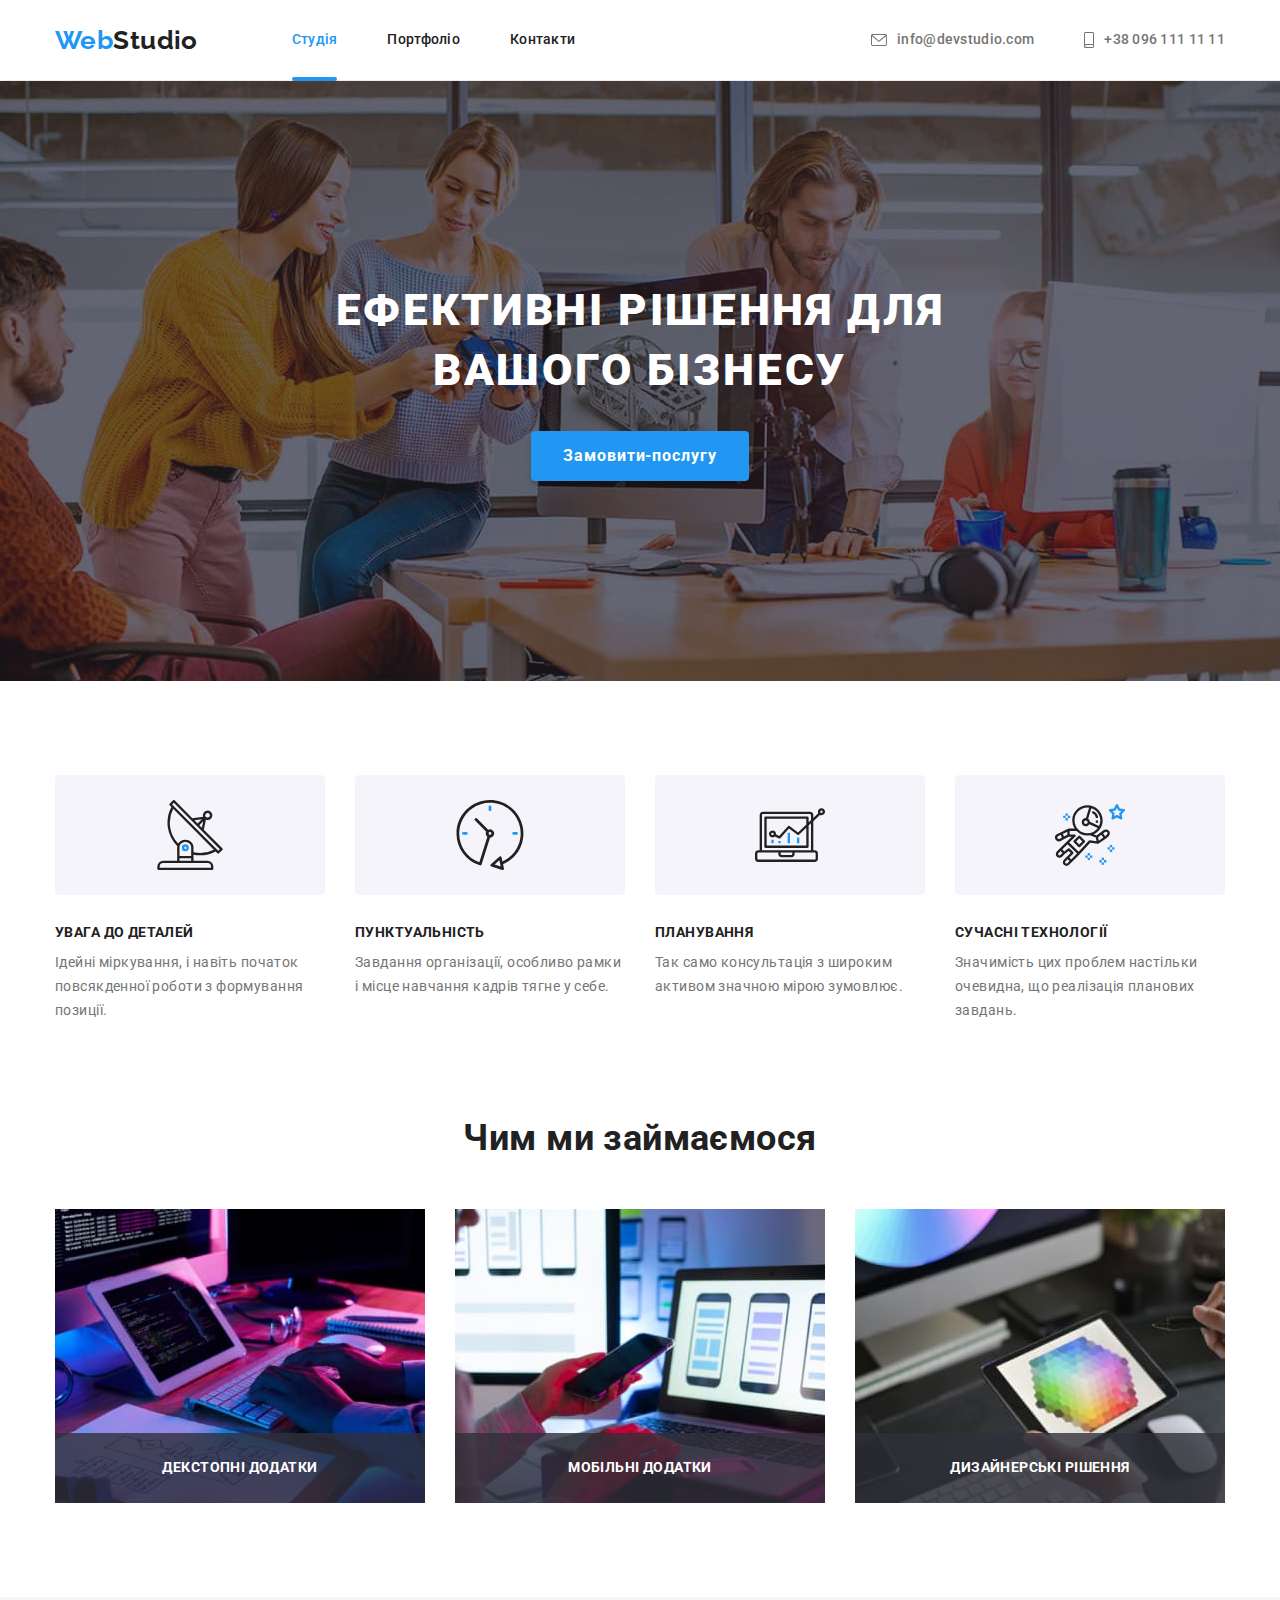
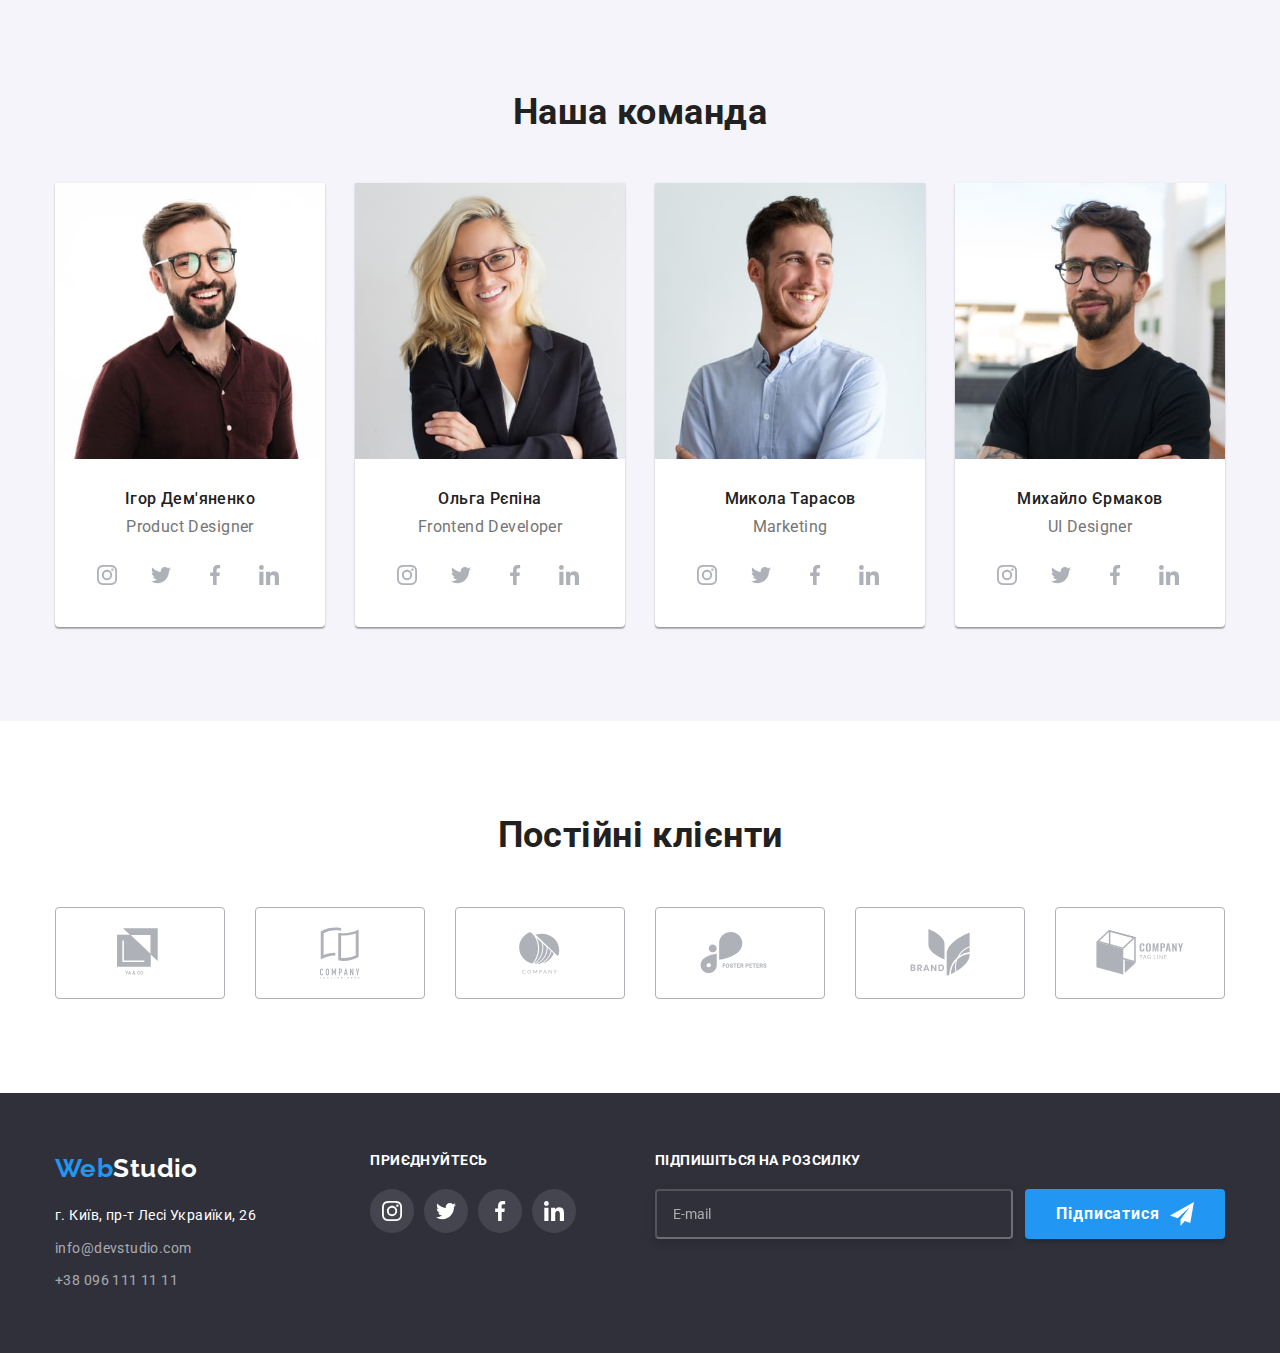
<file: index.html>
<!DOCTYPE html>
<html lang="ru">

<head>
    <meta charset="UTF-8" />
    <meta name="viewport" content="width=device-width, initial-scale=1.0" />
    <link
        href="https://fonts.googleapis.com/css2?family=Raleway:wght@700&family=Roboto:wght@400;500;700;900&display=swap"
        rel="stylesheet" />
    <link rel="stylesheet"
        href="https://cdnjs.cloudflare.com/ajax/libs/modern-normalize/1.0.0/modern-normalize.min.css" />
    <link rel="stylesheet" href="./css/styles.min.css" />
    <title>WebStudio</title>
</head>

<body>
    <!--Header-->
    <header class="header">
        <div class="container">
            <a class="logo" href="./index.html"><span class="logo__text">Web</span>Studio</a>
            <button class="logo__button" type="button" data-menu-open>
                <svg class="logo__icon" width="40" height="40">
                    <use class="icon-menu" href="./images/icons.svg#icon-menu"></use>
                    <use class="icon-cross" href="./images/icons.svg#icon-close"></use>
                </svg>
            </button>
            <div class="header-content">
                <nav class="main-nav">
                    <ul class="nav-list list">
                        <li class="nav-list__item nav-list__item--current">
                            <a class="nav-list__link link" href="./index.html">Студія</a>
                        </li>
                        <li class="nav-list__item">
                            <a class="nav-list__link link" href="./portfolio.html">Портфоліо</a>
                        </li>
                        <li class="nav-list__item">
                            <a class="nav-list__link link" href="">Контакти</a>
                        </li>
                    </ul>
                </nav>
                <ul class="list contact-list">
                    <li class="contact-list__item">
                        <a class="contact-list__link link" href="mailto:info@devstudio.com">
                            <svg class="contact-list__icon icon" width="16" height="12">
                                <use href="./images/icons.svg#icon-envelope"></use>
                            </svg>
                            info@devstudio.com
                        </a>
                    </li>
                    <li class="contact-list__item">
                        <a class="contact-list__link link" href="tel:+380961111111">
                            <svg class="contact-list__icon icon" width="10" height="16">
                                <use href="./images/icons.svg#icon-smartphone"></use>
                            </svg>
                            +38 096 111 11 11</a>
                    </li>
                </ul>
            </div>
            <div class="mobile-menu" data-menu>
                <ul class="mobile-menu__nav list">
                    <li class="mobile-menu__item mobile-menu__item--current">
                        <a class="link" href="./index.html">Студія</a>
                    </li>
                    <li class="mobile-menu__item">
                        <a class="link" href="./portfolio.html">Портфоліо</a>
                    </li>
                    <li class="mobile-menu__item">
                        <a class="link" href="">Контакти</a>
                    </li>
                </ul>
                <div>
                    <ul class="mobile-menu__contacts list">
                        <li class="mobile-menu__item">
                            <a class="mobile-menu__phone-num link" href="tel:+380961111111">+38 096 111 11 11</a>
                        </li>
                        <li class="mobile-menu__item">
                            <a class="link" href="mailto:info@devstudio.com">info@devstudio.com</a>
                        </li>
                    </ul>
                    <ul class="mobile-menu__social list">
                        <li class="item">
                            <a class="link" href="">Instagram</a><span class="mobile-menu__social-line">|</span>
                        </li>
                        <li class="item">
                            <a class="link" href="">Twitter</a><span class="mobile-menu__social-line">|</span>
                        </li>
                        <li class="item">
                            <a class="link" href="">Facebook</a><span class="mobile-menu__social-line">|</span>
                        </li>
                        <li class="item"><a class="link" href="">LinkedIn</a></li>
                    </ul>
                </div>
            </div>
        </div>
    </header>

    <main>
        <!--Hero-->
        <section class="hero section overlay-hero">
            <div class="container">
                <h1 class="hero__title">Ефективні рішення для вашого бізнесу</h1>
                <button class="hero__button" type="button" data-modal-open>
                    Замовити-послугу
                </button>
                <div class="backdrop is-hidden" data-modal>
                    <div class="modal">
                        <form class="modal-content">
                            <p class="modal-content__title">
                                Залиште свої дані, ми вам передзвонимо
                            </p>
                            <label class="modal-content__label">Ім'я
                                <input class="modal-content__input" type="text" name="name" />
                                <svg class="modal-content__icon" width="18" height="18">
                                    <use href="./images/icons.svg#person-black"></use>
                                </svg>
                            </label>

                            <label class="modal-content__label">
                                Телефон
                                <input class="modal-content__input" type="tel" name="phone-number" />
                                <svg class="modal-content__icon" width="18" height="18">
                                    <use href="./images/icons.svg#phone-black"></use>
                                </svg>
                            </label>

                            <label class="modal-content__label">Пошта
                                <input class="modal-content__input" type="email" name="email" />
                                <svg class="modal-content__icon" width="18" height="18">
                                    <use href="./images/icons.svg#email-black"></use>
                                </svg>
                            </label>

                            <label for="modal-content-comment" class="modal-content__label">Коментар
                                <textarea class="modal-content__input" name="comment" id="modal-content-comment"
                                    rows="6" placeholder="Введите текст">
                  </textarea>
                            </label>

                            <label class="modal-content__checkbox-label">
                                <input class="modal-content__checkbox" type="checkbox" />
                                <span class="modal-content__checkbox-icon"></span> Погоджуюся з розсилкою та приймаю
                                <a class="modal-content__checkbox-link" href="">Умови договору</a>
                            </label>
                            <button class="modal-content__submit-button" type="submit">
                                Надіслати
                            </button>
                        </form>
                        <button class="modal-content__close-button" data-modal-close type="button">
                            <svg class="modal-content__close-button-icon" width="18" height="18">
                                <use href="./images/icons.svg#icon-close"></use>
                            </svg>
                        </button>
                    </div>
                </div>
            </div>
        </section>

        <!--feature-->
        <section class="features section">
            <div class="container">
                <h2 class="visually-hidden">Наші особливості</h2>
                <ul class="features__list list">
                    <li class="features__item">
                        <div class="features__icon-bg">
                            <svg class="features__icon" width="70" height="70">
                                <use href="./images/icons.svg#icon-antenna"></use>
                            </svg>
                        </div>
                        <h3 class="features__title">Увага до деталей</h3>
                        <p>
                            Ідейні міркування, і навіть початок повсякденної роботи з формування позиції.
                        </p>
                    </li>
                    <li class="features__item">
                        <div class="features__icon-bg">
                            <svg class="features__icon" width="70" height="70">
                                <use href="./images/icons.svg#icon-clock"></use>
                            </svg>
                        </div>
                        <h3 class="features__title">Пунктуальність</h3>
                        <p>
                            Завдання організації, особливо рамки і місце навчання кадрів тягне у себе.
                        </p>
                    </li>
                    <li class="features__item">
                        <div class="features__icon-bg">
                            <svg class="features__icon" width="70" height="70">
                                <use href="./images/icons.svg#icon-diagram"></use>
                            </svg>
                        </div>
                        <h3 class="features__title">Планування</h3>
                        <p>
                            Так само консультація з широким активом значною мірою зумовлює.
                        </p>
                    </li>
                    <li class="features__item">
                        <div class="features__icon-bg">
                            <svg class="features__icon" width="70" height="70">
                                <use href="./images/icons.svg#icon-astronaut"></use>
                            </svg>
                        </div>
                        <h3 class="features__title">Сучасні технології</h3>
                        <p> Значимість цих проблем настільки очевидна, що реалізація планових завдань.
                        </p>
                    </li>
                </ul>
            </div>
        </section>

        <!--services -->
        <section class="occupation">
            <div class="container">
                <h2 class="occupation__title">Чим ми займаємося</h2>
                <ul class="occupation__list list">
                    <li class="occupation__item">
                        <img srcset="
                  ./images/we-doing/we-do1-370.jpg 1x,
                  ./images/we-doing/we-do1-740.jpg 2x
                " src="./images/we-doing/we-do1-370.jpg" alt="Разработка" width="370" />
                        <div class="occupation__text">
                            <p>Декстопні додатки</p>
                        </div>
                    </li>
                    <li class="occupation__item">
                        <img srcset="
                  ./images/we-doing/we-do2-370.jpg 1x,
                  ./images/we-doing/we-do2-740.jpg 2x
                " src="./images/we-doing/we-do2-370.jpg" alt="Планирование" width="370" />
                        <div class="occupation__text">
                            <p>Мобільні додатки</p>
                        </div>
                    </li>
                    <li class="occupation__item">
                        <img srcset="
                  ./images/we-doing/we-do3-370.jpg 1x,
                  ./images/we-doing/we-do3-740.jpg 2x
                " src="./images/we-doing/we-do3-370.jpg" alt="Дизайн" width="370" />
                        <div class="occupation__text">
                            <p>Дизайнерські рішення</p>
                        </div>
                    </li>
                </ul>
            </div>
        </section>

    <!--наша команда-->
        <section class="team section">
            <div class="container">
                <h2 class="team__title">Наша команда</h2>
                <ul class="team__list list">
                    <li class="team-item">
                        <img srcset="
                  ./images/team/ProductDesigner-450.jpg 1x,
                  ./images/team/ProductDesigner-900.jpg 2x
                " src="./images/team/ProductDesigner-450.jpg" alt="Фото дезайнера продукта Игоря Демьяненко"
                            width="270" />
                        <h3 class="team-item__title">Ігор Дем'яненко</h3>
                        <p class="team-item__text">Product Designer</p>
                        <ul class="social-net list">
                            <li class="social-net__item">
                                <a class="social-net__link" href="" aria-label="Ссилка на instagram"
                                    rel="noopener noreferrer nofollow" target="_blank">
                                    <svg class="social-net__icon" width="20" height="20">
                                        <use href="./images/icons.svg#icon-instagram"></use>
                                    </svg>
                                </a>
                            </li>
                            <li class="social-net__item">
                                <a class="social-net__link" href="" aria-label="Ссилка на twitter"
                                    rel="noopener noreferrer nofollow" target="_blank">
                                    <svg class="social-net__icon" width="20" height="20">
                                        <use href="./images/icons.svg#icon-twitter"></use>
                                    </svg>
                                </a>
                            </li>
                            <li class="social-net__item">
                                <a class="social-net__link" href="" aria-label="Ссилка на facebook"
                                    rel="noopener noreferrer nofollow" target="_blank">
                                    <svg class="social-net__icon" width="20" height="20">
                                        <use href="./images/icons.svg#icon-facebook"></use>
                                    </svg>
                                </a>
                            </li>
                            <li class="social-net__item">
                                <a class="social-net__link" href="" aria-label="Ссилка на linkedin"
                                    rel="noopener noreferrer nofollow" target="_blank">
                                    <svg class="social-net__icon" width="20" height="20">
                                        <use href="./images/icons.svg#icon-linkedin"></use>
                                    </svg>
                                </a>
                            </li>
                        </ul>
                    </li>
                    <li class="team-item">
                        <img srcset="
                  ./images/team/FrontendDeveloper-450.jpg 1x,
                  ./images/team/FrontendDeveloper-900.jpg 2x
                " src="./images/team/FrontendDeveloper-450.jpg" alt="Фото фронтенд разработчика Ольги Репиной"
                            width="270" />
                        <h3 class="team-item__title">Ольга Рєпіна</h3>
                        <p class="team-item__text">Frontend Developer</p>
                        <ul class="social-net list">
                            <li class="social-net__item">
                                <a class="social-net__link" href="" aria-label="Ссилка на instagram"
                                    rel="noopener noreferrer nofollow" target="_blank">
                                    <svg class="social-net__icon" width="20" height="20">
                                        <use href="./images/icons.svg#icon-instagram"></use>
                                    </svg>
                                </a>
                            </li>
                            <li class="social-net__item">
                                <a class="social-net__link" href="" aria-label="Ссилка на twitter"
                                    rel="noopener noreferrer nofollow" target="_blank">
                                    <svg class="social-net__icon" width="20" height="20">
                                        <use href="./images/icons.svg#icon-twitter"></use>
                                    </svg>
                                </a>
                            </li>
                            <li class="social-net__item">
                                <a class="social-net__link" href="" aria-label="Ссилка на facebook"
                                    rel="noopener noreferrer nofollow" target="_blank">
                                    <svg class="social-net__icon" width="20" height="20">
                                        <use href="./images/icons.svg#icon-facebook"></use>
                                    </svg>
                                </a>
                            </li>
                            <li class="social-net__item">
                                <a class="social-net__link" href="" aria-label="Ссилка на linkedin"
                                    rel="noopener noreferrer nofollow" target="_blank">
                                    <svg class="social-net__icon" width="20" height="20">
                                        <use href="./images/icons.svg#icon-linkedin"></use>
                                    </svg>
                                </a>
                            </li>
                        </ul>
                    </li>
                    <li class="team-item">
                        <img srcset="
                  ./images/team/Marketing-450.jpg 1x,
                  ./images/team/Marketing-900.jpg 2x
                " src="./images/team/Marketing-450.jpg" alt="Фото маркетолога Николая Тарасова" width="270" />
                        <h3 class="team-item__title">Микола Тарасов</h3>
                        <p class="team-item__text">Marketing</p>

                        <ul class="social-net list">
                            <li class="social-net__item">
                                <a class="social-net__link" href="" aria-label="Ссилка на instagram"
                                    rel="noopener noreferrer nofollow" target="_blank">
                                    <svg class="social-net__icon" width="20" height="20">
                                        <use href="./images/icons.svg#icon-instagram"></use>
                                    </svg>
                                </a>
                            </li>
                            <li class="social-net__item">
                                <a class="social-net__link" href="" aria-label="Ссилка на twitter"
                                    rel="noopener noreferrer nofollow" target="_blank">
                                    <svg class="social-net__icon" width="20" height="20">
                                        <use href="./images/icons.svg#icon-twitter"></use>
                                    </svg>
                                </a>
                            </li>
                            <li class="social-net__item">
                                <a class="social-net__link" href="" aria-label="Ссилка на facebook"
                                    rel="noopener noreferrer nofollow" target="_blank">
                                    <svg class="social-net__icon" width="20" height="20">
                                        <use href="./images/icons.svg#icon-facebook"></use>
                                    </svg>
                                </a>
                            </li>
                            <li class="social-net__item">
                                <a class="social-net__link" href="" aria-label="Ссилка на linkedin"
                                    rel="noopener noreferrer nofollow" target="_blank">
                                    <svg class="social-net__icon" width="20" height="20">
                                        <use href="./images/icons.svg#icon-linkedin"></use>
                                    </svg>
                                </a>
                            </li>
                        </ul>
                    </li>
                    <li class="team-item">
                        <img srcset="
                  ./images/team/UiDesigner-450.jpg 1x,
                  ./images/team/UiDesigner-900.jpg 2x
                " src="./images/team/UiDesigner-900.jpg" alt="Фото Юай дизайнера Михаила Ермакова" width="270" />
                        <h3 class="team-item__title">Михайло Єрмаков</h3>
                        <p class="team-item__text">UI Designer</p>
                        <ul class="social-net list">
                            <li class="social-net__item">
                                <a class="social-net__link" href="" aria-label="Ссилка на instagram"
                                    rel="noopener noreferrer nofollow" target="_blank">
                                    <svg class="icon" width="20" height="20">
                                        <use href="./images/icons.svg#icon-instagram"></use>
                                    </svg>
                                </a>
                            </li>
                            <li class="social-net__item">
                                <a class="social-net__link" href="" aria-label="Ссилка на twitter"
                                    rel="noopener noreferrer nofollow" target="_blank">
                                    <svg class="social-net__icon" width="20" height="20">
                                        <use href="./images/icons.svg#icon-twitter"></use>
                                    </svg>
                                </a>
                            </li>
                            <li class="social-net__item">
                                <a class="social-net__link" href="" aria-label="Ссилка на facebook"
                                    rel="noopener noreferrer nofollow" target="_blank">
                                    <svg class="social-net__icon" width="20" height="20">
                                        <use href="./images/icons.svg#icon-facebook"></use>
                                    </svg>
                                </a>
                            </li>
                            <li class="social-net__item">
                                <a class="social-net__link" href="" aria-label="Ссилка на linkedin"
                                    rel="noopener noreferrer nofollow" target="_blank">
                                    <svg class="social-net__icon" width="20" height="20">
                                        <use href="./images/icons.svg#icon-linkedin"></use>
                                    </svg>
                                </a>
                            </li>
                        </ul>
                    </li>
                </ul>
            </div>
        </section>

        <!-- Постоянные клиенты -->

        <section class="regular-clients section">
            <div class="container">
                <h2 class="regular-clients__title">Постійні клієнти</h2>
                <ul class="regular-clients__list list">
                    <li class="regular-clients__item">
                        <a class="regular-clients__link" href="" aria-label="Лого компании 1"
                            rel="noopener noreferrer nofollow" target="_blank">
                            <svg class="regular-clients__icon" width="45" height="50">
                                <use href="./images/icons.svg#icon-logo-1"></use>
                            </svg>
                        </a>
                    </li>
                    <li class="regular-clients__item">
                        <a class="regular-clients__link" href="" aria-label="Лого компании 2"
                            rel="noopener noreferrer nofollow" target="_blank">
                            <svg class="regular-clients__icon" width="40" height="52">
                                <use href="./images/icons.svg#icon-logo-2"></use>
                            </svg>
                        </a>
                    </li>
                    <li class="regular-clients__item">
                        <a class="regular-clients__link" href="" aria-label="Лого компании 3"
                            rel="noopener noreferrer nofollow" target="_blank">
                            <svg class="regular-clients__icon" width="41" height="42">
                                <use href="./images/icons.svg#icon-logo-3"></use>
                            </svg>
                        </a>
                    </li>
                    <li class="regular-clients__item">
                        <a class="regular-clients__link" href="" aria-label="Лого компании 4"
                            rel="noopener noreferrer nofollow" target="_blank">
                            <svg class="regular-clients__icon" width="80" height="42">
                                <use href="./images/icons.svg#icon-logo-4"></use>
                            </svg>
                        </a>
                    </li>
                    <li class="regular-clients__item">
                        <a class="regular-clients__link" href="" aria-label="Лого компании 5"
                            rel="noopener noreferrer nofollow" target="_blank">
                            <svg class="regular-clients__icon" width="60" height="47">
                                <use href="./images/icons.svg#icon-logo-5"></use>
                            </svg>
                        </a>
                    </li>
                    <li class="regular-clients__item">
                        <a class="regular-clients__link" href="" aria-label="Лого компании 6"
                            rel="noopener noreferrer nofollow" target="_blank">
                            <svg class="regular-clients__icon" width="88" height="45">
                                <use href="./images/icons.svg#icon-logo-6"></use>
                            </svg>
                        </a>
                    </li>
                </ul>
            </div>
        </section>
    </main>

    <!--Footer-->
    <footer class="footer">
        <div class="container">
            <div class="footer-content">
                <div class="contacts">
                    <a class="logo logo--white" href="./index.html"><span class="logo__text">Web</span>Studio</a>
                    <address class="footer__address">
                        <a class="link" href="https://goo.gl/maps/Tkrdaqp9msqu5Cb39" rel="noopener noreferrer nofollow"
                            target="_blank">г. Київ, пр-т Лесі Украиїки, 26</a>
                    </address>
                    <ul class="list footer__contact-list">
                        <li class="footer__item">
                            <a class="link" href="mailto:info@devstudio.com">info@devstudio.com</a>
                        </li>
                        <li class="footer__item">
                            <a class="link" href="tel:+380961111111">+38 096 111 11 11</a>
                        </li>
                    </ul>
                </div>

                <div class="join">
                    <h3 class="join__title">Приєднуйтесь</h3>
                    <ul class="join__list list">
                        <li class="join__item">
                            <a class="join__link" href="" aria-label="Ссилка на instagram"
                                rel="noopener noreferrer nofollow" target="_blank">
                                <svg class="icon" width="20" height="20">
                                    <use href="./images/icons.svg#icon-instagram"></use>
                                </svg>
                            </a>
                        </li>
                        <li class="join__item">
                            <a class="join__link" href="" aria-label="Ссилка на twitter"
                                rel="noopener noreferrer nofollow" target="_blank">
                                <svg class="icon" width="20" height="20">
                                    <use href="./images/icons.svg#icon-twitter"></use>
                                </svg>
                            </a>
                        </li>
                        <li class="join__item">
                            <a class="join__link" href="" aria-label="Ссилка на facebook"
                                rel="noopener noreferrer nofollow" target="_blank">
                                <svg class="icon" width="20" height="20">
                                    <use href="./images/icons.svg#icon-facebook"></use>
                                </svg>
                            </a>
                        </li>
                        <li class="join__item">
                            <a class="join__link" href="" aria-label="Ссилка на linkedin"
                                rel="noopener noreferrer nofollow" target="_blank">
                                <svg class="icon" width="20" height="20">
                                    <use href="./images/icons.svg#icon-linkedin"></use>
                                </svg>
                            </a>
                        </li>
                    </ul>
                </div>

                <div class="form-container">
                    <form class="subscribe-form">
                        <div class="subscribe-container">
                            <label class="subscribe-form__label" for="subsribe-email">Підпишіться на розсилку</label>
                            <input class="subscribe-form__input" type="email" name="email" required placeholder="E-mail"
                                id="subsribe-email" />
                        </div>
                        <button class="subscribe-form__button" type="submit">
                            Підписатися
                            <svg class="subscribe-form__icon" width="24" height="24">
                                <use href="./images/icons.svg#icon-send"></use>
                            </svg>
                        </button>
                    </form>
                </div>
            </div>
        </div>
    </footer>
    <script src="./js/modal.js"></script>
    <script src="./js/menu.js"></script>
</body>

</html>
</file>
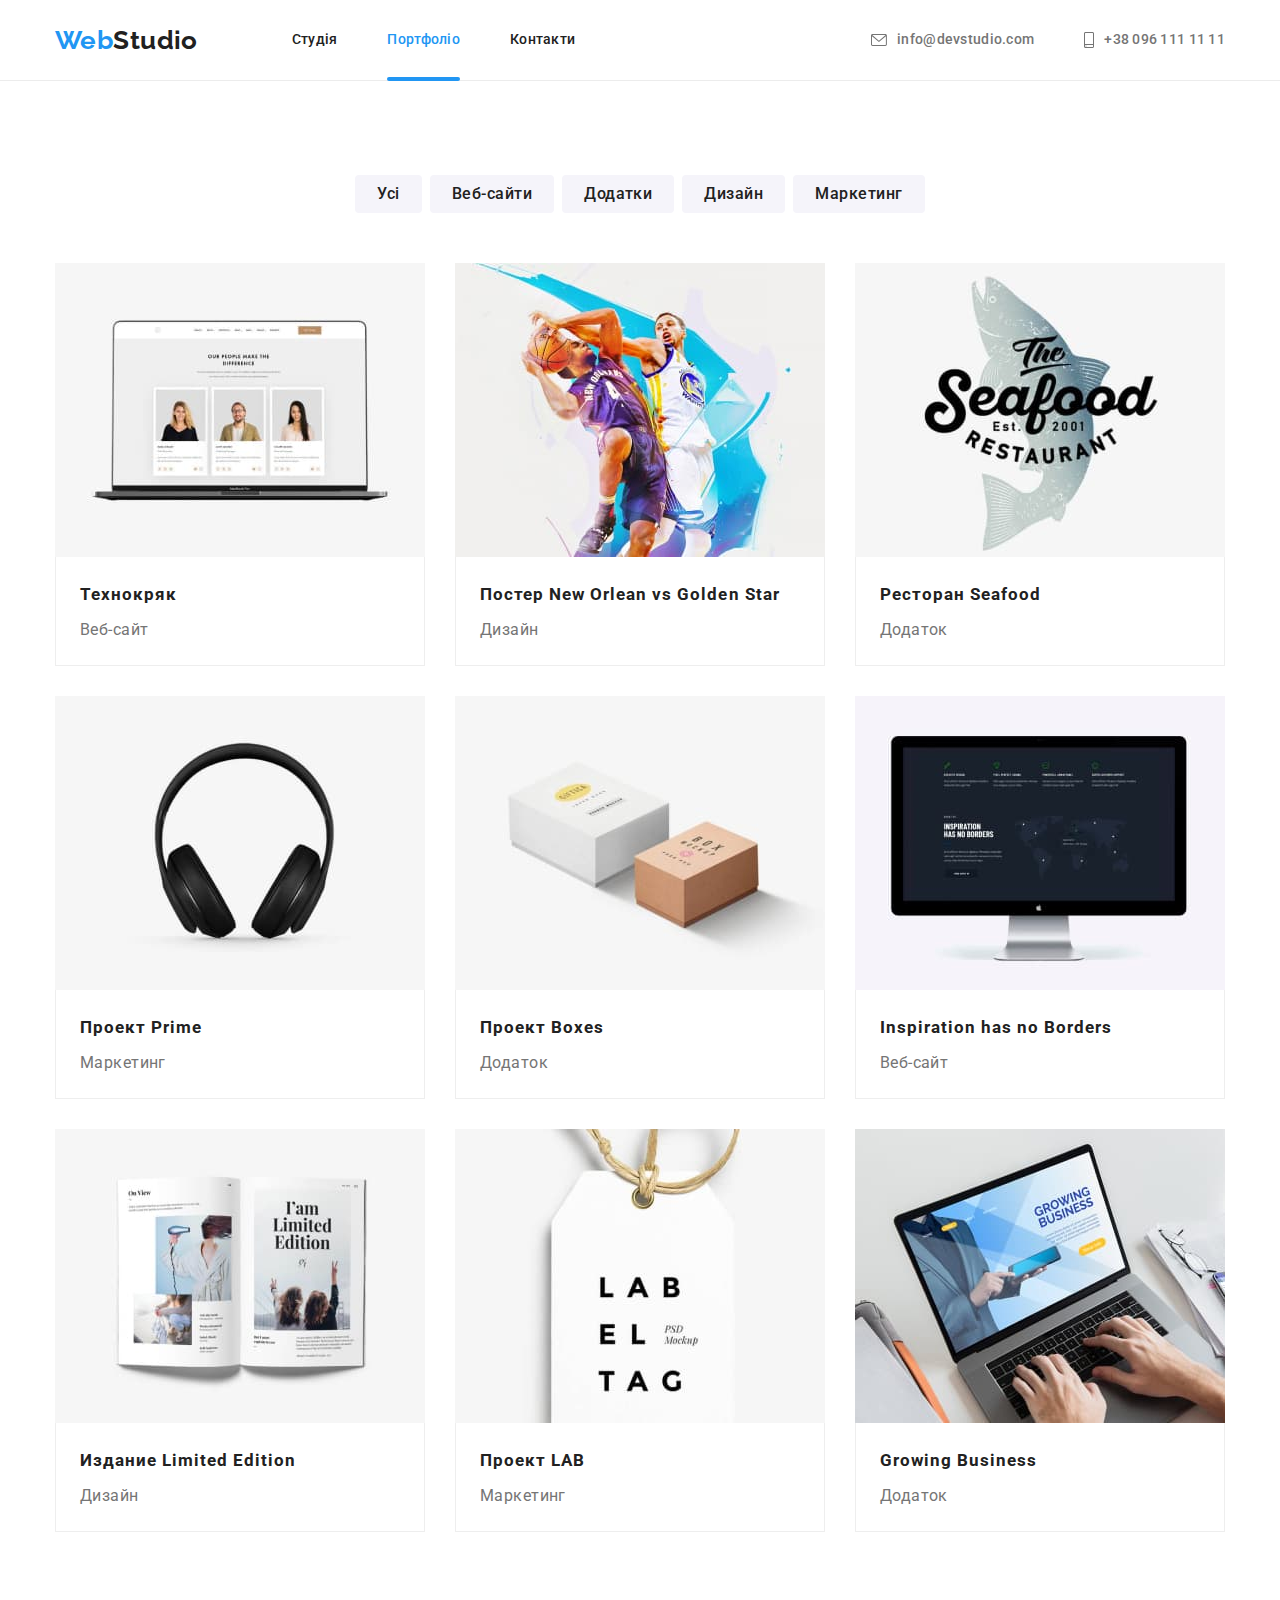
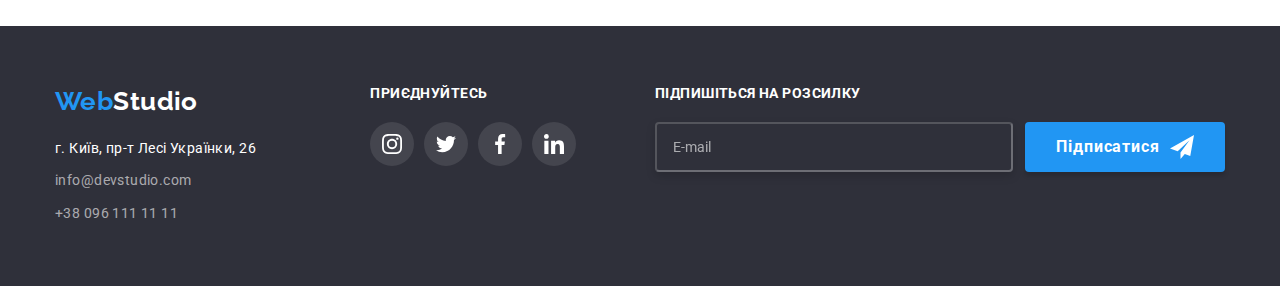
<file: portfolio.html>
<!DOCTYPE html>
<html lang="en">

<head>
    <meta charset="UTF-8" />
    <meta http-equiv="X-UA-Compatible" content="IE=edge" />
    <meta name="viewport" content="width=device-width, initial-scale=1.0" />
    <!-- <link rel="preconnect" href="https://fonts.gstatic.com" /> -->
    <link
        href="https://fonts.googleapis.com/css2?family=Raleway:wght@700&family=Roboto:wght@400;500;700;900&display=swap"
        rel="stylesheet" />
    <link rel="stylesheet"
        href="https://cdnjs.cloudflare.com/ajax/libs/modern-normalize/1.0.0/modern-normalize.min.css" />
    <link rel="stylesheet" href="./css/styles.css" />
    <title>Portfolio</title>
</head>

<body>
    <!--Header-->
    <header class="header">
        <div class="container">
            <a class="logo" href="./index.html"><span class="logo__text">Web</span>Studio</a>
            <button class="logo__button" type="button" data-menu-open>
                <svg class="logo__icon" width="40" height="40">
                    <use class="icon-menu" href="./images/icons.svg#icon-menu"></use>
                    <use class="icon-cross" href="./images/icons.svg#icon-closeM"></use>
                </svg>
            </button>
            <div class="header-content">
                <nav class="main-nav">
                    <ul class="nav-list list">
                        <li class="nav-list__item">
                            <a class="nav-list__link link" href="./index.html">Студія</a>
                        </li>
                        <li class="nav-list__item nav-list__item--current">
                            <a class="nav-list__link link" href="./portfolio.html">Портфоліо</a>
                        </li>
                        <li class="nav-list__item">
                            <a class="nav-list__link link" href="">Контакти</a>
                        </li>
                    </ul>
                </nav>
                <ul class="list contact-list">
                    <li class="contact-list__item">
                        <a class="contact-list__link link" href="mailto:info@devstudio.com">
                            <svg class="contact-list__icon icon" width="16" height="12">
                                <use href="./images/icons.svg#icon-envelope"></use>
                            </svg>
                            info@devstudio.com
                        </a>
                    </li>
                    <li class="contact-list__item">
                        <a class="contact-list__link link" href="tel:+380961111111">
                            <svg class="contact-list__icon icon" width="10" height="16">
                                <use href="./images/icons.svg#icon-smartphone"></use>
                            </svg>
                            +38 096 111 11 11</a>
                    </li>
                </ul>
            </div>
            <div class="mobile-menu" data-menu>
                <ul class="mobile-menu__nav list">
                    <li class="mobile-menu__item">
                        <a class="link" href="./index.html">Студія</a>
                    </li>
                    <li class="mobile-menu__item mobile-menu__item--current">
                        <a class="link" href="./portfolio.html">Портфоліо</a>
                    </li>
                    <li class="mobile-menu__item">
                        <a class="link" href="">Контакти</a>
                    </li>
                </ul>
                <div>
                    <ul class="mobile-menu__contacts list">
                        <li class="mobile-menu__item">
                            <a class="mobile-menu__phone-num link" href="tel:+380961111111">+38 096 111 11 11</a>
                        </li>
                        <li class="mobile-menu__item">
                            <a class="link" href="mailto:info@devstudio.com">info@devstudio.com</a>
                        </li>
                    </ul>
                    <ul class="mobile-menu__social list">
                        <li class="item">
                            <a class="link" href="">Instagram</a><span class="mobile-menu__social-line">|</span>
                        </li>
                        <li class="item">
                            <a class="link" href="">Twitter</a><span class="mobile-menu__social-line">|</span>
                        </li>
                        <li class="item">
                            <a class="link" href="">Facebook</a><span class="mobile-menu__social-line">|</span>
                        </li>
                        <li class="item"><a class="link" href="">LinkedIn</a></li>
                    </ul>
                </div>
            </div>
        </div>
    </header>

    <!-- portfolio -->
    <main>
        <section class="our-works section">
            <div class="container">
                <h1 class="visually-hidden">Наши Работы</h1>
                <ul class="filter-list list">
                    <li class="filter-list__item">
                        <button class="filter-list__button button" type="button">
                            Усі
                        </button>
                    </li>
                    <li class="filter-list__item">
                        <button class="filter-list__button button" type="button">
                            Веб-сайти
                        </button>
                    </li>
                    <li class="filter-list__item">
                        <button class="filter-list__button button" type="button">
                            Додатки
                        </button>
                    </li>
                    <li class="filter-list__item">
                        <button class="filter-list__button button" type="button">
                            Дизайн
                        </button>
                    </li>
                    <li class="filter-list__item">
                        <button class="filter-list__button button" type="button">
                            Маркетинг
                        </button>
                    </li>
                </ul>

                <ul class="our-works__list list">
                    <li class="our-works__item">
                        <a class="our-works__link link" href="">
                            <div class="our-works__thumb">
                                <img srcset="
                      ./images/portfolio/img1-370.jpg 1x,
                      ./images/portfolio/img1-740.jpg 2x
                    " src="./images/portfolio/img1-370.jpg" alt="Технокряк" />
                                <div class="our-works__overlay">
                                    <p class="our-works__description">
Ресурс пропонує комплексні пропозиції з різним рівнем функціоналу та сервісів. Все це дозволить відвідувачу отримати
вичерпні відомості про компанію чи приватну особу.
                                    </p>
                                </div>
                            </div>
                            <div class="our-works__content">
                                <h2 class="our-works__title">Технокряк</h2>
                                <p class="our-works__text">Веб-сайт</p>
                            </div>
                        </a>
                    </li>
                    <li class="our-works__item">
                        <a class="our-works__link link" href="#">
                            <div class="our-works__thumb">
                            <img
                            srcset="./images/portfolio/img2-370.jpg 1x, ./images/portfolio/img2-740.jpg 2x"
                            src="./images/portfolio/img2-370.jpg"
                            alt="Постер New Orlean"/>
                            <div class="our-works__overlay">
                                <p class="our-works__description">
                                    Ресурс пропонує комплексні пропозиції з різним рівнем функціоналу та сервісів. Все це дозволить відвідувачу
                                    отримати
                                    вичерпні відомості про компанію чи приватну особу.
                                </p>
                            </div>
                            </div>
                            <div class="our-works__content">
                                <h2 class="our-works__title">
                                    Постер New Orlean vs Golden Star
                                </h2>
                                <p class="our-works__text">Дизайн</p>
                            </div>
                        </a>
                    </li>
                    <li class="our-works__item">
                        <a class="our-works__link link" href="">
                            <div class="our-works__thumb">
                            <img srcset="
                    ./images/portfolio/img3-370.jpg 1x,
                    ./images/portfolio/img3-740.jpg 2x
                  " src="./images/portfolio/img3-370.jpg" alt="Ресторан Seafood" />
                <div class="our-works__overlay">
                    <p class="our-works__description">
                        Ресурс пропонує комплексні пропозиції з різним рівнем функціоналу та сервісів. Все це дозволить відвідувачу
                        отримати
                        вичерпні відомості про компанію чи приватну особу.
                    </p>
                </div>
                </div>
                            <div class="our-works__content">
                                <h2 class="our-works__title">Ресторан Seafood</h2>
                                <p class="our-works__text">Додаток</p>
                            </div>
                        </a>
                    </li>
                    <li class="our-works__item">
                        <a class="our-works__link link" href="">
                            <div class="our-works__thumb">
                            <img srcset="
                    ./images/portfolio/img4-370.jpg 1x,
                    ./images/portfolio/img4-740.jpg 2x
                  " src="./images/portfolio/img4-370.jpg " alt="Проект Prime" />
                <div class="our-works__overlay">
                    <p class="our-works__description">
                        Ресурс пропонує комплексні пропозиції з різним рівнем функціоналу та сервісів. Все це дозволить відвідувачу
                        отримати
                        вичерпні відомості про компанію чи приватну особу.
                    </p>
                </div>
                </div>
                            <div class="our-works__content">
                                <h2 class="our-works__title">Проект Prime</h2>
                                <p class="our-works__text">Маркетинг</p>
                            </div>
                        </a>
                    </li>
                    <li class="our-works__item">
                        <a class="our-works__link link" href="">
                            <div class="our-works__thumb">
                            <img srcset="
                    ./images/portfolio/img5-370.jpg 1x,
                    ./images/portfolio/img5-740.jpg 2x
                  " src="./images/portfolio/img5-370.jpg" alt="Проект Boxes" />
                <div class="our-works__overlay">
                    <p class="our-works__description">
                        Ресурс пропонує комплексні пропозиції з різним рівнем функціоналу та сервісів. Все це дозволить відвідувачу
                        отримати
                        вичерпні відомості про компанію чи приватну особу.
                    </p>
                </div>
                </div>
                            <div class="our-works__content">
                                <h2 class="our-works__title">Проект Boxes</h2>
                                <p class="our-works__text">Додаток</p>
                            </div>
                        </a>
                    </li>
                    <li class="our-works__item">
                        <a class="our-works__link link" href="">
                            <div class="our-works__thumb">
                            <img srcset="
                    ./images/portfolio/img6-370.jpg 1x,
                    ./images/portfolio/img6-740.jpg 2x
                  " src="./images/portfolio/img6-370.jpg" alt="Inspiration has no Borders" />
                <div class="our-works__overlay">
                    <p class="our-works__description">
                        Ресурс пропонує комплексні пропозиції з різним рівнем функціоналу та сервісів. Все це дозволить відвідувачу
                        отримати
                        вичерпні відомості про компанію чи приватну особу.
                    </p>
                </div>
                </div>
                            <div class="our-works__content">
                                <h2 class="our-works__title">Inspiration has no Borders</h2>
                                <p class="our-works__text">Веб-сайт</p>
                            </div>
                        </a>
                    </li>
                    <li class="our-works__item">
                        <a class="our-works__link link" href="">
                        <div class="our-works__thumb">
                            <img srcset="
                    ./images/portfolio/img7-370.jpg 1x,
                    ./images/portfolio/img7-740.jpg 2x
                  " src="./images/portfolio/img7-370.jpg" alt="Издание Limited Edition" />
                <div class="our-works__overlay">
                    <p class="our-works__description">
                        Ресурс пропонує комплексні пропозиції з різним рівнем функціоналу та сервісів. Все це дозволить відвідувачу
                        отримати
                        вичерпні відомості про компанію чи приватну особу.
                    </p>
                </div>
                </div>
                            <div class="our-works__content">
                                <h2 class="our-works__title">Издание Limited Edition</h2>
                                <p class="our-works__text">Дизайн</p>
                            </div>
                        </a>
                    </li>
                    <li class="our-works__item">
                        <a class="our-works__link link" href="">
                            <div class="our-works__thumb">
                            <img srcset="
                    ./images/portfolio/img8-370.jpg 1x,
                    ./images/portfolio/img8-740.jpg 2x
                  " src="./images/portfolio/img8-370.jpg" alt="Проект LAB" />
                            <div class="our-works__overlay">
                            <p class="our-works__description">
                                Ресурс пропонує комплексні пропозиції з різним рівнем функціоналу та сервісів. Все це дозволить відвідувачу
                                отримати
                                вичерпні відомості про компанію чи приватну особу.
                            </p>
                            </div>
                            </div>
                            <div class="our-works__content">
                                <h2 class="our-works__title">Проект LAB</h2>
                                <p class="our-works__text">Маркетинг</p>
                            </div>
                        </a>
                    </li>
                    <li class="our-works__item">
                        <a class="our-works__link link" href="">
                            <div class="our-works__thumb">
                            <img srcset="
                    ./images/portfolio/img9-370.jpg 1x,
                    ./images/portfolio/img9-740.jpg 2x
                  " src="./images/portfolio/img9-370.jpg" alt="Growing Business" />
                <div class="our-works__overlay">
                    <p class="our-works__description">
                        Ресурс пропонує комплексні пропозиції з різним рівнем функціоналу та сервісів. Все це дозволить відвідувачу
                        отримати
                        вичерпні відомості про компанію чи приватну особу.
                    </p>
                </div>
                </div>
                            <div class="our-works__content">
                                <h2 class="our-works__title">Growing Business</h2>
                                <p class="our-works__text">Додаток</p>
                            </div>
                        </a>
                    </li>
                </ul>
            </div>
        </section>
    </main>

    <!--Footer-->
    <footer class="footer">
        <div class="container">
            <div class="footer-content">
                <div class="contacts">
                    <a class="logo logo--white" href="./index.html"><span class="logo__text">Web</span>Studio</a>
                    <address class="footer__address">
                        <a class="link" href="https://goo.gl/maps/Tkrdaqp9msqu5Cb39" rel="noopener noreferrer nofollow"
                            target="_blank">г. Київ, пр-т Лесі Українки, 26</a>
                    </address>
                    <ul class="list footer__contact-list">
                        <li class="footer__item">
                            <a class="link" href="mailto:info@devstudio.com">info@devstudio.com</a>
                        </li>
                        <li class="footer__item">
                            <a class="link" href="tel:+380961111111">+38 096 111 11 11</a>
                        </li>
                    </ul>
                </div>

                <div class="join">
                    <h3 class="join__title">Приєднуйтесь</h3>
                    <ul class="join__list list">
                        <li class="join__item">
                            <a class="join__link" href="" aria-label="Ссилка на instagram"
                                rel="noopener noreferrer nofollow" target="_blank">
                                <svg class="icon" width="20" height="20">
                                    <use href="./images/icons.svg#icon-instagram"></use>
                                </svg>
                            </a>
                        </li>
                        <li class="join__item">
                            <a class="join__link" href="" aria-label="Ссилка на twitter"
                                rel="noopener noreferrer nofollow" target="_blank">
                                <svg class="icon" width="20" height="20">
                                    <use href="./images/icons.svg#icon-twitter"></use>
                                </svg>
                            </a>
                        </li>
                        <li class="join__item">
                            <a class="join__link" href="" aria-label="Ссилка на facebook"
                                rel="noopener noreferrer nofollow" target="_blank">
                                <svg class="icon" width="20" height="20">
                                    <use href="./images/icons.svg#icon-facebook"></use>
                                </svg>
                            </a>
                        </li>
                        <li class="join__item">
                            <a class="join__link" href="" aria-label="Ссилка на linkedin"
                                rel="noopener noreferrer nofollow" target="_blank">
                                <svg class="icon" width="20" height="20">
                                    <use href="./images/icons.svg#icon-linkedin"></use>
                                </svg>
                            </a>
                        </li>
                    </ul>
                </div>

                <div class="form-container">
                    <form class="subscribe-form">
                        <div class="subscribe-container">
                            <label class="subscribe-form__label" for="subsribe-email">Підпишіться на розсилку</label>
                            <input class="subscribe-form__input" type="email" name="email" required placeholder="E-mail"
                                id="subsribe-email" />
                        </div>
                        <button class="subscribe-form__button" type="submit">
                            Підписатися
                            <svg class="subscribe-form__icon" width="24" height="24">
                                <use href="./images/icons.svg#icon-send"></use>
                            </svg>
                        </button>
                    </form>
                </div>
            </div>
        </div>
    </footer>
    <script src="./js/menu.js"></script>
</body>

</html>
</file>
<file: css/styles.css>
:root {
  --main-text-color: #757575;
  --accent-color: #2196f3;
  --secondary-text-color: #212121;
  --primary-white-color: #ffffff;
  --dark-background-color: #2f303a;
  --secondary-background-color: #f5f4fa;
}

.visually-hidden {
  position: absolute !important;
  clip: rect(1px 1px 1px 1px);
  clip: rect(1px, 1px, 1px, 1px);
  padding: 0 !important;
  border: 0 !important;
  height: 1px !important;
  width: 1px !important;
  overflow: hidden;
}

ul,
p,
h1,
h2,
h3,
h4,
h5,
h6 {
  margin: 0;
  padding: 0;
}

img {
  display: block;
  width: 100%;
  height: auto;
}

.list {
  list-style: none;
}

.link {
  text-decoration: none;
  color: inherit;
}

body {
  font-family: "Roboto", sans-serif;
  font-weight: 400;
  font-size: 14px;
  line-height: 1.71;
  letter-spacing: 0.03em;
  color: var(--main-text-color);
}

.header {
  position: relative;
  border-bottom: solid 1px #ececec;
  transition-property: color;
  transition-duration: 250ms;
  transition-timing-function: cubic-bezier(0.4, 0, 0.2, 1);
}

.header > .container {
  display: flex;
  align-items: center;
}

.logo {
  display: block;
  margin-right: 94px;
  font-family: "Raleway", sans-serif;
  font-weight: 700;
  font-size: 26px;
  line-height: 1.19;
  color: var(--secondary-text-color);
  text-decoration: none;
}

.logo--white {
  color: var(--primary-white-color);
  margin-bottom: 20px;
}

.logo__text {
  color: var(--accent-color);
}

.logo__button {
  margin-left: auto;
  border: none;
  padding-top: 10px;
  padding-bottom: 10px;
  background-color: transparent;
  z-index: 998;
}
.logo__button:hover, .logo__button:focus {
  cursor: pointer;
}
.logo__button:hover .logo__icon, .logo__button:focus .logo__icon {
  fill: var(--accent-color);
}
@media screen and (min-width: 767.98px) {
  .logo__button {
    display: none;
  }
}
.logo__button.is-open .icon-cross {
  display: block;
}
.logo__button.is-open .icon-menu {
  display: none;
}

.icon-cross {
  display: none;
}

.logo__icon {
  transition-property: fill;
  transition-duration: 250ms;
  transition-timing-function: cubic-bezier(0.4, 0, 0.2, 1);
}

.main-nav {
  display: flex;
  align-items: center;
}

.nav-list {
  display: flex;
  font-weight: 500;
  font-size: 14px;
  line-height: 1.14;
  letter-spacing: 0.02em;
  color: var(--secondary-text-color);
}
.nav-list__item:not(:last-child) {
  margin-right: 50px;
}

.nav-list__link {
  display: block;
  padding-top: 32px;
  padding-bottom: 32px;
  transition-property: color;
  transition-duration: 250ms;
  transition-timing-function: cubic-bezier(0.4, 0, 0.2, 1);
}
.nav-list__link:hover, .nav-list__link:focus {
  color: var(--accent-color);
}

.nav-list__item--current {
  position: relative;
  color: var(--accent-color);
}
.nav-list__item--current::after {
  position: absolute;
  bottom: -1px;
  content: "";
  display: block;
  width: 100%;
  height: 4px;
  border-radius: 2px;
  background-color: var(--accent-color);
}

.contact-list {
  display: flex;
  margin-left: auto;
  font-weight: 500;
  font-size: 14px;
  line-height: 1.14;
  letter-spacing: 0.02em;
}
.contact-list__link {
  display: flex;
  align-items: center;
  padding-top: 32px;
  padding-bottom: 32px;
  transition-property: color;
  transition-duration: 250ms;
  transition-timing-function: cubic-bezier(0.4, 0, 0.2, 1);
}
@media screen and (min-width: 768px) and (max-width: 1199.98px) {
  .contact-list__link {
    padding-top: 0;
    padding-bottom: 0;
  }
}
.contact-list__icon {
  margin-right: 10px;
  fill: currentColor;
}
.contact-list__link:hover, .contact-list__link:focus {
  fill: var(--accent-color);
  color: var(--accent-color);
}
.contact-list__item:not(:last-child) {
  margin-right: 50px;
}
@media screen and (min-width: 768px) and (max-width: 1199.98px) {
  .contact-list__item:not(:last-child) {
    margin-right: 0;
    margin-bottom: 10px;
  }
}
@media screen and (min-width: 768px) and (max-width: 1199.98px) {
  .contact-list {
    display: block;
  }
}

.mobile-menu {
  position: fixed;
  display: flex;
  flex-direction: column;
  justify-content: space-between;
  top: 0;
  left: 0;
  width: 100%;
  height: 100vh;
  padding: 48px 40px;
  background-color: #fff;
  z-index: 997;
  transform: translateX(100%);
  transition: transform 250ms cubic-bezier(0.4, 0, 0.2, 1);
}
.mobile-menu.is-open {
  transform: translateX(0);
}
@media screen and (min-width: 767.98px) {
  .mobile-menu {
    display: none;
  }
}

.mobile-menu-Js-noScroll {
  overflow: hidden;
}

.mobile-menu__nav {
  font-weight: 500;
  font-size: 34px;
  line-height: 1.17;
  letter-spacing: 0.02em;
  color: var(--secondary-text-color);
}

.mobile-menu__item:not(:last-child) {
  margin-bottom: 32px;
}

.mobile-menu__contacts {
  font-weight: 500;
  font-size: 24px;
  line-height: 1.16;
  letter-spacing: 0.02em;
  margin-bottom: 64px;
}

.mobile-menu__phone-num {
  font-weight: 500;
  font-size: 30px;
  line-height: 1.17;
  letter-spacing: 0.02em;
  color: var(--accent-color);
}

.mobile-menu__social {
  font-weight: 500;
  line-height: 1.2;
  letter-spacing: 0.02em;
  display: flex;
  flex-wrap: wrap;
  color: var(--accent-color);
}
.mobile-menu__social .item {
  margin-bottom: 10px;
}
.mobile-menu__social .item:not(:last-child) {
  margin-right: 10px;
}
@media screen and (min-width: 480px) {
  .mobile-menu__social {
    font-size: 18px;
  }
}

.mobile-menu__item--current {
  color: var(--accent-color);
}

.mobile-menu__social-line {
  margin-left: 10px;
  color: rgba(33, 33, 33, 0.2);
}

.hero__title {
  max-width: 700px;
  margin-left: auto;
  margin-right: auto;
  margin-bottom: 30px;
  font-weight: 900;
  font-size: 44px;
  line-height: 1.36;
  letter-spacing: 0.06em;
  text-transform: uppercase;
  color: var(--primary-white-color);
}
@media screen and (max-width: 1199.99px) {
  .hero__title {
    font-size: 26px;
    line-height: 1.62;
    max-width: 360px;
  }
}

.hero__button {
  padding: 10px 32px;
  font-weight: 700;
  font-size: 16px;
  line-height: 1.87;
  letter-spacing: 0.06em;
  box-shadow: 0px 4px 4px rgba(0, 0, 0, 0.15);
  border: none;
  border-radius: 4px;
  color: var(--primary-white-color);
  background-color: var(--accent-color);
  cursor: pointer;
  transition-property: background-color;
  transition-duration: 250ms;
  transition-timing-function: cubic-bezier(0.4, 0, 0.2, 1);
}
.hero__button:hover, .hero__button:hover {
  background-color: #188ce8;
}

.backdrop {
  position: fixed;
  top: 0;
  left: 0;
  width: 100%;
  height: 100%;
  z-index: 2;
  background-color: rgba(0, 0, 0, 0.2);
  opacity: 1;
  transition: opacity 250ms cubic-bezier(0.4, 0, 0.2, 1), visibility 250ms cubic-bezier(0.4, 0, 0.2, 1);
}

.backdrop.is-hidden .modal {
  transform: translate(-50%, -50%) scale(1.1);
  transition: opacity 250ms cubic-bezier(0.4, 0, 0.2, 1), visibility 250ms cubic-bezier(0.4, 0, 0.2, 1);
}

.backdrop.is-hidden {
  opacity: 0;
  pointer-events: none;
  visibility: hidden;
}

.modal {
  position: relative;
  top: 50%;
  left: 50%;
  padding: 40px;
  z-index: 999;
  background-color: var(--primary-white-color);
  box-shadow: 0px 1px 3px rgba(0, 0, 0, 0.12), 0px 1px 1px rgba(0, 0, 0, 0.14), 0px 2px 1px rgba(0, 0, 0, 0.2);
  border-radius: 4px;
  transform: translate(-50%, -50%) scale(1);
  transition: transform 250ms cubic-bezier(0.4, 0, 0.2, 1);
}
@media screen and (max-width: 479.98px) {
  .modal {
    margin-right: 15px;
  }
}
@media screen and (min-width: 480px) and (max-width: 1199.98px) {
  .modal {
    width: 450px;
    height: 609px;
  }
}
@media screen and (min-width: 1200px) {
  .modal {
    width: 528px;
    height: 581px;
  }
}

.modal-content {
  display: flex;
  flex-direction: column;
  align-items: flex-start;
}

.modal-content__title {
  width: 100%;
  margin-bottom: 12px;
  font-weight: 700;
  font-size: 20px;
  line-height: 1.15;
  text-align: center;
  color: var(--secondary-text-color);
}
@media screen and (max-width: 1199.98px) {
  .modal-content__title {
    line-height: 1.5;
  }
}

.modal-content__label {
  width: 100%;
  position: relative;
  font-size: 12px;
  line-height: 1.16;
  letter-spacing: 0.01em;
  text-align: start;
}
.modal-content__label:nth-child(n+3) {
  margin-top: 10px;
}

.modal-content__icon {
  position: absolute;
  top: 50%;
  left: 12px;
  transition: fill 250ms cubic-bezier(0.4, 0, 0.2, 1);
}

.modal-content__input {
  width: 100%;
  margin-top: 4px;
  padding-top: 11px;
  padding-bottom: 11px;
  padding-left: 42px;
  border: 1px solid rgba(33, 33, 33, 0.2);
  box-sizing: border-box;
  border-radius: 4px;
  resize: none;
  transition: border-color 250ms cubic-bezier(0.4, 0, 0.2, 1);
}
.modal-content__input:hover, .modal-content__input:focus {
  border-color: var(--accent-color);
}

.modal-content__input:hover + .modal-content__icon,
.modal-content__input:focus + .modal-content__icon {
  fill: var(--accent-color);
}

#modal-content-comment {
  padding: 12px 16px;
}

#modal-content-comment::placeholder {
  font-size: 14px;
  line-height: 1.14;
  letter-spacing: 0.01em;
  color: rgba(117, 117, 117, 0.5);
}
@media screen and (max-width: 1199.98px) {
  #modal-content-comment::placeholder {
    font-size: 14px;
    line-height: 1.14;
  }
}

.modal-content__checkbox-label {
  width: 100%;
  margin-top: 20px;
  display: flex;
  align-items: center;
  justify-content: center;
}
@media screen and (max-width: 1199.98px) {
  .modal-content__checkbox-label {
    font-size: 11.9px;
    line-height: 1.16;
  }
}

.modal-content__checkbox {
  position: absolute !important;
  clip: rect(1px 1px 1px 1px);
  clip: rect(1px, 1px, 1px, 1px);
  padding: 0 !important;
  border: 0 !important;
  height: 1px !important;
  width: 1px !important;
  overflow: hidden;
}

.modal-content__checkbox-icon {
  width: 16px;
  height: 15px;
  margin-right: 9px;
  border: 2px solid #000000;
  border-radius: 3px;
}

.modal-content__checkbox-link {
  margin-left: 4px;
  color: var(--accent-color);
  text-decoration: underline;
}

.modal-content__checkbox:checked + .modal-content__checkbox-icon {
  background-image: url(../images/icon-check.svg);
  background-size: contain;
  border-color: var(--accent-color);
  background-color: var(--accent-color);
  background-origin: border-box;
}

.modal-content__submit-button {
  width: 200px;
  margin-left: auto;
  margin-right: auto;
  margin-top: 30px;
  padding-top: 10px;
  padding-bottom: 10px;
  text-align: center;
  font-weight: 700;
  font-size: 16px;
  line-height: 1.87;
  letter-spacing: 0.06em;
  color: var(--primary-white-color);
  background-color: var(--accent-color);
  box-shadow: 0px 4px 4px rgba(0, 0, 0, 0.15);
  border-radius: 4px;
  border: none;
  transition: background-color 250ms cubic-bezier(0.4, 0, 0.2, 1);
}
.modal-content__submit-button:hover, .modal-content__submit-button:focus {
  background-color: #188ce8;
  cursor: pointer;
}

.modal-content__close-button {
  position: absolute;
  top: 8px;
  right: 8px;
  display: flex;
  justify-content: center;
  align-items: center;
  width: 30px;
  height: 30px;
  background-color: #ffffff;
  border: 1px solid rgba(0, 0, 0, 0.1);
  border-radius: 50%;
  cursor: pointer;
}
.modal-content__close-button:hover .modal-content__close-button-icon, .modal-content__close-button:focus .modal-content__close-button-icon {
  fill: var(--accent-color);
}

.modal-content__close-button-icon {
  transition-property: fill;
  transition-duration: 250ms;
  transition-timing-function: cubic-bezier(0.4, 0, 0.2, 1);
}

.features__title {
  margin-bottom: 10px;
  font-weight: 700;
  font-size: 14px;
  line-height: 1.14;
  text-transform: uppercase;
  color: var(--secondary-text-color);
}
@media screen and (max-width: 767.99px) {
  .features__title {
    text-align: center;
  }
}

@media screen and (min-width: 767.99px) {
  .features__list {
    display: flex;
    flex-wrap: wrap;
    margin: -15px;
  }
}
@media screen and (min-width: 1199.99px) {
  .features__list {
    margin: -15px;
  }
}

@media screen and (min-width: 767.99px) {
  .features__item {
    width: calc((100% - 60px) / 2);
    margin: 15px;
  }
}
@media screen and (min-width: 1199.99px) {
  .features__item {
    width: calc((100% - 120px) / 4);
    margin: 15px;
  }
}

@media screen and (min-width: 480px) {
  .features__item:not(:last-child) {
    margin-bottom: 30px;
  }
}
@media screen and (min-width: 767.99px) {
  .features__item:not(:last-child) {
    margin-bottom: 0;
  }
}
@media screen and (min-width: 1199.99px) {
  .features__item:not(:last-child) {
    margin-bottom: 0;
  }
}

.features__icon-bg {
  height: 120px;
  display: flex;
  justify-content: center;
  align-items: center;
  margin-bottom: 30px;
  background-color: var(--secondary-background-color);
  border-radius: 4px;
}

.occupation__title {
  margin-bottom: 50px;
  font-weight: 700;
  font-size: 36px;
  line-height: 1.167;
  color: var(--secondary-text-color);
}

.occupation__list {
  display: flex;
}

.occupation__item {
  position: relative;
}

.occupation__item:not(:last-child) {
  margin-right: 30px;
}

.occupation__text {
  position: absolute;
  left: 0;
  bottom: 0;
  font-weight: 700;
  font-size: 14px;
  line-height: 1.14;
  text-transform: uppercase;
  z-index: 1;
  color: var(--primary-white-color);
  display: flex;
  justify-content: center;
  align-items: center;
  width: 100%;
  height: 70px;
  background-color: rgba(47, 48, 58, 0.8);
}

.team__title {
  margin-bottom: 50px;
  font-weight: 700;
  font-size: 36px;
  line-height: 1.167;
  color: var(--secondary-text-color);
}
@media screen and (max-width: 767.99px) {
  .team__title {
    font-size: 28px;
    line-height: 1.18;
  }
}

@media screen and (min-width: 767.99px) {
  .team__list {
    display: flex;
    flex-wrap: wrap;
    margin: -15px;
  }
}

.team-item {
  padding-bottom: 30px;
  background-color: var(--primary-white-color);
  box-shadow: 0px 1px 3px rgba(0, 0, 0, 0.12), 0px 1px 1px rgba(0, 0, 0, 0.14), 0px 2px 1px rgba(0, 0, 0, 0.2);
  border-radius: 0px 0px 4px 4px;
}
@media screen and (min-width: 767.99px) {
  .team-item {
    flex-basis: calc((100% - 60px) / 2);
    margin: 15px;
  }
}
@media screen and (min-width: 1199.99px) {
  .team-item {
    flex-basis: calc((100% - 120px) / 4);
  }
}

@media screen and (max-width: 767.99px) {
  .team-item:not(:last-child) {
    margin-bottom: 30px;
  }
}

.team-item__title {
  margin-top: 30px;
  margin-bottom: 10px;
  font-weight: 500;
  font-size: 16px;
  line-height: 1.19;
  color: var(--secondary-text-color);
}

.team-item__text {
  font-size: 16px;
  line-height: 1.18;
}

.social-net {
  margin-top: 16px;
  margin-left: 30px;
  margin-right: 30px;
  display: flex;
  align-items: center;
}
@media screen and (max-width: 1199.99px) {
  .social-net {
    justify-content: center;
  }
}

.social-net__link {
  padding: 12px;
  display: flex;
  fill: #afb1b8;
  border-radius: 50%;
  transition-property: background-color, fill, border-radius;
  transition-duration: 250ms;
  transition-timing-function: cubic-bezier(0.4, 0, 0.2, 1);
}
.social-net__link:hover, .social-net__link:focus {
  background-color: var(--accent-color);
  fill: #ffffff;
  cursor: pointer;
}

.social-net__item:not(:last-child) {
  margin-right: 10px;
}

.regular-clients__title {
  margin-bottom: 50px;
  font-weight: 700;
  font-size: 36px;
  line-height: 1.166;
  text-align: center;
  color: var(--secondary-text-color);
}
@media screen and (max-width: 767.99px) {
  .regular-clients__title {
    font-size: 28px;
    line-height: 1.18;
  }
}

.regular-clients__link {
  height: 92px;
  display: flex;
  justify-content: center;
  align-items: center;
  border: 1px solid #afb1b8;
  border-radius: 4px;
  fill: #afb1b8;
  transition-property: fill, border-color;
  transition-duration: 250ms;
  transition-timing-function: cubic-bezier(0.4, 0, 0.2, 1);
}
.regular-clients__link:hover, .regular-clients__link:focus {
  border-color: var(--accent-color);
  fill: var(--accent-color);
}

.regular-clients__item {
  margin: 15px;
}
@media screen and (max-width: 767.98px) {
  .regular-clients__item {
    width: calc((100% - 60px) / 2);
  }
}
@media screen and (min-width: 767.99px) {
  .regular-clients__item {
    width: calc((100% - 90px) / 3);
  }
}
@media screen and (min-width: 1199.99px) {
  .regular-clients__item {
    width: calc((100% - 180px) / 6);
  }
}

.regular-clients__list {
  display: flex;
  margin: -15px;
}
@media screen and (max-width: 1199.99px) {
  .regular-clients__list {
    flex-wrap: wrap;
  }
}

.footer__address {
  margin-bottom: 9px;
  font-style: normal;
  color: var(--primary-white-color);
}

.footer__contact-list {
  color: rgba(255, 255, 255, 0.6);
}

.footer__item:not(:last-child) {
  margin-bottom: 9px;
}

@media screen and (max-width: 767.98px) {
  .join {
    display: flex;
    flex-direction: column;
    align-items: center;
    margin-top: 60px;
    margin-bottom: 60px;
  }
}

.join__title {
  margin-bottom: 20px;
  font-weight: 700;
  font-size: 14px;
  line-height: 1.14;
  text-transform: uppercase;
  color: #ffffff;
}
@media screen and (max-width: 1199.98px) {
  .join__title {
    text-align: center;
  }
}

.join__link {
  padding: 12px;
  display: flex;
  fill: #ffffff;
  border-radius: 50%;
  background-color: rgba(255, 255, 255, 0.1);
  transition-property: background-color, border-radius;
  transition-duration: 250ms;
  transition-timing-function: cubic-bezier(0.4, 0, 0.2, 1);
}
.join__link:hover, .join__link:focus {
  background-color: var(--accent-color);
}

.join__list {
  display: flex;
}

.join__item:not(:last-child) {
  margin-right: 10px;
}

.subscribe-form__label {
  margin-bottom: 20px;
  font-weight: 700;
  font-size: 14px;
  line-height: 1.14;
  text-transform: uppercase;
  color: var(--primary-white-color);
}

.subscribe-form__input {
  padding-bottom: 15px;
  padding-top: 15px;
  padding-left: 16px;
  border-color: rgba(255, 255, 255, 0.3);
  filter: drop-shadow(0px 4px 4px rgba(0, 0, 0, 0.15));
  border-radius: 4px;
  color: rgba(255, 255, 255, 0.6);
  background-color: var(--dark-background-color);
}
.subscribe-form__input::placeholder {
  color: rgba(255, 255, 255, 0.6);
}
@media screen and (min-width: 480px) and (max-width: 1199.98px) {
  .subscribe-form__input {
    width: 450px;
  }
}
@media screen and (min-width: 1200px) {
  .subscribe-form__input {
    width: 358px;
  }
}

.subscribe-form__button {
  width: 200px;
  padding-bottom: 10px;
  padding-top: 10px;
  margin-left: 12px;
  display: flex;
  align-items: center;
  justify-content: center;
  font-weight: 700;
  font-size: 16px;
  line-height: 1.87;
  letter-spacing: 0.06em;
  background-color: var(--accent-color);
  box-shadow: 0px 4px 4px rgba(0, 0, 0, 0.15);
  border-radius: 4px;
  border: none;
  cursor: pointer;
  color: var(--primary-white-color);
}
@media screen and (max-width: 1199.98px) {
  .subscribe-form__button {
    margin-top: 20px;
    margin-left: auto;
    margin-right: auto;
  }
}

.subscribe-form__icon {
  margin-left: 10px;
  fill: var(--primary-white-color);
}

.button {
  padding: 6px 22px;
  background: var(--secondary-background-color);
  border-radius: 4px;
  border: none;
}

.filter-list {
  margin-bottom: 50px;
  display: flex;
  justify-content: center;
}
@media screen and (max-width: 767.98px) {
  .filter-list {
    flex-wrap: wrap;
    margin-bottom: 40px;
    justify-content: flex-start;
  }
}

.filter-list__item:not(:last-child) {
  margin-right: 8px;
}
@media screen and (max-width: 767.98px) {
  .filter-list__item:nth-child(-n+3) {
    margin-bottom: 15px;
  }
}

.filter-list__button {
  font-weight: 500;
  font-size: 16px;
  line-height: 1.62;
  letter-spacing: 0.03em;
  color: var(--secondary-text-color);
  transition-property: background-color, color, box-shadow;
  transition-duration: 250ms;
  transition-timing-function: cubic-bezier(0.4, 0, 0.2, 1);
}
.filter-list__button:hover, .filter-list__button:focus {
  background-color: var(--accent-color);
  color: var(--primary-white-color);
  cursor: pointer;
  box-shadow: 0px 3px 1px rgba(0, 0, 0, 0.1), 0px 1px 2px rgba(0, 0, 0, 0.08), 0px 2px 2px rgba(0, 0, 0, 0.12);
}

@media screen and (min-width: 768px) {
  .our-works__item {
    width: calc((100% - 60px) / 2);
    margin: 15px;
  }
}
@media screen and (max-width: 767.98px) {
  .our-works__item:not(:last-child) {
    margin-bottom: 30px;
  }
}
@media screen and (min-width: 1199.98px) {
  .our-works__item {
    width: calc((100% - 90px) / 3);
    margin: 15px;
  }
}

.our-works__link {
  display: block;
  transition-property: box-shadow;
  transition-duration: 250ms;
  transition-timing-function: cubic-bezier(0.4, 0, 0.2, 1);
}
.our-works__link:hover, .our-works__link:focus {
  box-shadow: 0px 1px 1px rgba(0, 0, 0, 0.12), 0px 4px 4px rgba(0, 0, 0, 0.06), 1px 4px 6px rgba(0, 0, 0, 0.16);
}
.our-works__link:hover .our-works__overlay, .our-works__link:focus .our-works__overlay {
  transform: translateY(0);
}

.our-works__description {
  position: absolute;
  padding-left: 24px;
  padding-right: 24px;
  font-size: 18px;
  line-height: 1.56;
  color: var(--primary-white-color);
}

.our-works__title {
  margin-bottom: 4px;
  font-weight: 700;
  font-size: 17px;
  line-height: 2;
  letter-spacing: 0.06em;
  color: var(--secondary-text-color);
}

.our-works__content {
  padding: 20px 24px;
  border-bottom: 1px solid #eeeeee;
  border-right: 1px solid #eeeeee;
  border-left: 1px solid #eeeeee;
}

.our-works__text {
  font-size: 16px;
  line-height: 1.87;
}

@media screen and (min-width: 767.98px) {
  .our-works__list {
    display: flex;
    flex-wrap: wrap;
    margin: -15px;
  }
}

.our-works__thumb {
  position: relative;
  overflow: hidden;
}

.our-works__overlay {
  position: absolute;
  top: 0;
  left: 0;
  width: 100%;
  height: 100%;
  display: flex;
  align-items: center;
  justify-content: center;
  background-color: rgba(33, 150, 243, 0.9);
  transition-property: transform;
  transition-duration: 250ms;
  transition-timing-function: cubic-bezier(0.4, 0, 0.2, 1);
  transform: translateY(100%);
}

.header-content {
  width: 100%;
  display: flex;
}
@media screen and (min-width: 768px) and (max-width: 1199.98px) {
  .header-content {
    align-items: center;
  }
}
@media screen and (max-width: 767.98px) {
  .header-content {
    display: none;
  }
}

.container {
  margin-left: auto;
  margin-right: auto;
  padding-left: 15px;
  padding-right: 15px;
}
@media screen and (min-width: 480px) {
  .container {
    width: 480px;
  }
}
@media screen and (min-width: 767.99px) {
  .container {
    width: 768px;
  }
}
@media screen and (min-width: 1199.99px) {
  .container {
    width: 1200px;
  }
}

.section {
  padding-top: 94px;
  padding-bottom: 94px;
}
@media screen and (max-width: 1199.99px) {
  .section {
    padding-top: 60px;
    padding-bottom: 60px;
  }
}

.hero {
  padding-top: 200px;
  padding-bottom: 200px;
  background-color: #c4c4c4;
  margin-left: auto;
  margin-right: auto;
  text-align: center;
}
@media screen and (max-width: 1199.99px) {
  .hero {
    padding-top: 118px;
    padding-bottom: 118px;
  }
}

.overlay-hero {
  background-size: cover;
  background-repeat: no-repeat;
  background-position: center;
}
@media screen and (max-width: 767.98px) {
  .overlay-hero {
    background-image: linear-gradient(rgba(47, 48, 58, 0.4), rgba(47, 48, 58, 0.4)), url("../images/hero/hero-480.jpg");
  }
}
@media screen and (max-width: 767.98px) and (min-device-pixel-ratio: 2), screen and (max-width: 767.98px) and (min-resolution: 192dpi), screen and (max-width: 767.98px) and (min-resolution: 2dppx) {
  .overlay-hero {
    background-image: linear-gradient(rgba(47, 48, 58, 0.4), rgba(47, 48, 58, 0.4)), url("../images/hero/hero-480@2.jpg");
  }
}
@media screen and (min-width: 768px) {
  .overlay-hero {
    max-width: 880px;
    background-image: linear-gradient(rgba(47, 48, 58, 0.4), rgba(47, 48, 58, 0.4)), url("../images/hero/hero-768.jpg");
  }
}
@media screen and (min-width: 768px) and (min-device-pixel-ratio: 2), screen and (min-width: 768px) and (min-resolution: 192dpi), screen and (min-width: 768px) and (min-resolution: 2dppx) {
  .overlay-hero {
    background-image: linear-gradient(rgba(47, 48, 58, 0.4), rgba(47, 48, 58, 0.4)), url("../images/hero/hero-768@2.jpg");
  }
}
@media screen and (min-width: 1200px) {
  .overlay-hero {
    max-width: 1600px;
    height: 600px;
    background-image: linear-gradient(rgba(47, 48, 58, 0.4), rgba(47, 48, 58, 0.4)), url("../images/hero/hero-1200.jpg");
  }
}
@media screen and (min-width: 1200px) and (min-device-pixel-ratio: 2), screen and (min-width: 1200px) and (min-resolution: 192dpi), screen and (min-width: 1200px) and (min-resolution: 2dppx) {
  .overlay-hero {
    background-image: linear-gradient(rgba(47, 48, 58, 0.4), rgba(47, 48, 58, 0.4)), url("../images/hero/hero-1200@2.jpg");
  }
}

.occupation {
  padding-bottom: 94px;
  text-align: center;
}
@media screen and (max-width: 1199.98px) {
  .occupation {
    display: none;
  }
}

.team {
  text-align: center;
  background-color: var(--secondary-background-color);
}

.footer {
  padding-top: 60px;
  padding-bottom: 60px;
  background-color: var(--dark-background-color);
}

@media screen and (min-width: 767.98px) {
  .footer-content {
    display: flex;
    flex-wrap: wrap;
    justify-content: space-around;
  }
}
@media screen and (min-width: 1199.98px) {
  .footer-content {
    justify-content: space-between;
  }
}

@media screen and (max-width: 1199.98px) {
  .contacts {
    text-align: center;
  }
  .contacts .logo--white {
    margin-right: 0;
  }
}

@media screen and (min-width: 767.98px) and (max-width: 1199.98px) {
  .form-container {
    margin-top: 60px;
    margin-left: auto;
    margin-right: auto;
  }
}

@media screen and (min-width: 1199.98px) {
  .subscribe-form {
    display: flex;
    align-items: flex-end;
  }
}

.subscribe-container {
  display: flex;
  flex-direction: column;
}
@media screen and (max-width: 1199.98px) {
  .subscribe-container {
    text-align: center;
  }
}

@media screen and (min-width: 1199.98px) {
  .our-works {
    padding-top: 94px;
  }
}/*# sourceMappingURL=styles.css.map */
</file>
<file: css/styles.min.css>
:root{--main-text-color: #757575;--accent-color: #2196f3;--secondary-text-color: #212121;--primary-white-color: #ffffff;--dark-background-color: #2f303a;--secondary-background-color: #f5f4fa}.visually-hidden{position:absolute !important;clip:rect(1px 1px 1px 1px);clip:rect(1px, 1px, 1px, 1px);padding:0 !important;border:0 !important;height:1px !important;width:1px !important;overflow:hidden}ul,p,h1,h2,h3,h4,h5,h6{margin:0;padding:0}img{display:block;width:100%;height:auto}.list{list-style:none}.link{text-decoration:none;color:inherit}body{font-family:"Roboto",sans-serif;font-weight:400;font-size:14px;line-height:1.71;letter-spacing:.03em;color:var(--main-text-color)}.header{position:relative;border-bottom:solid 1px #ececec;transition-property:color;transition-duration:250ms;transition-timing-function:cubic-bezier(0.4, 0, 0.2, 1)}.header>.container{display:flex;align-items:center}.logo{display:block;margin-right:94px;font-family:"Raleway",sans-serif;font-weight:700;font-size:26px;line-height:1.19;color:var(--secondary-text-color);text-decoration:none}.logo--white{color:var(--primary-white-color);margin-bottom:20px}.logo__text{color:var(--accent-color)}.logo__button{margin-left:auto;border:none;padding-top:10px;padding-bottom:10px;background-color:rgba(0,0,0,0);z-index:998}.logo__button:hover,.logo__button:focus{cursor:pointer}.logo__button:hover .logo__icon,.logo__button:focus .logo__icon{fill:var(--accent-color)}@media screen and (min-width: 767.98px){.logo__button{display:none}}.logo__button.is-open .icon-cross{display:block}.logo__button.is-open .icon-menu{display:none}.icon-cross{display:none}.logo__icon{transition-property:fill;transition-duration:250ms;transition-timing-function:cubic-bezier(0.4, 0, 0.2, 1)}.main-nav{display:flex;align-items:center}.nav-list{display:flex;font-weight:500;font-size:14px;line-height:1.14;letter-spacing:.02em;color:var(--secondary-text-color)}.nav-list__item:not(:last-child){margin-right:50px}.nav-list__link{display:block;padding-top:32px;padding-bottom:32px;transition-property:color;transition-duration:250ms;transition-timing-function:cubic-bezier(0.4, 0, 0.2, 1)}.nav-list__link:hover,.nav-list__link:focus{color:var(--accent-color)}.nav-list__item--current{position:relative;color:var(--accent-color)}.nav-list__item--current::after{position:absolute;bottom:-1px;content:"";display:block;width:100%;height:4px;border-radius:2px;background-color:var(--accent-color)}.contact-list{display:flex;margin-left:auto;font-weight:500;font-size:14px;line-height:1.14;letter-spacing:.02em}.contact-list__link{display:flex;align-items:center;padding-top:32px;padding-bottom:32px;transition-property:color;transition-duration:250ms;transition-timing-function:cubic-bezier(0.4, 0, 0.2, 1)}@media screen and (min-width: 768px)and (max-width: 1199.98px){.contact-list__link{padding-top:0;padding-bottom:0}}.contact-list__icon{margin-right:10px;fill:currentColor}.contact-list__link:hover,.contact-list__link:focus{fill:var(--accent-color);color:var(--accent-color)}.contact-list__item:not(:last-child){margin-right:50px}@media screen and (min-width: 768px)and (max-width: 1199.98px){.contact-list__item:not(:last-child){margin-right:0;margin-bottom:10px}}@media screen and (min-width: 768px)and (max-width: 1199.98px){.contact-list{display:block}}.mobile-menu{position:fixed;display:flex;flex-direction:column;justify-content:space-between;top:0;left:0;width:100%;height:100vh;padding:48px 40px;background-color:#fff;z-index:997;transform:translateX(100%);transition:transform 250ms cubic-bezier(0.4, 0, 0.2, 1)}.mobile-menu.is-open{transform:translateX(0)}@media screen and (min-width: 767.98px){.mobile-menu{display:none}}.mobile-menu-Js-noScroll{overflow:hidden}.mobile-menu__nav{font-weight:500;font-size:34px;line-height:1.17;letter-spacing:.02em;color:var(--secondary-text-color)}.mobile-menu__item:not(:last-child){margin-bottom:32px}.mobile-menu__contacts{font-weight:500;font-size:24px;line-height:1.16;letter-spacing:.02em;margin-bottom:64px}.mobile-menu__phone-num{font-weight:500;font-size:30px;line-height:1.17;letter-spacing:.02em;color:var(--accent-color)}.mobile-menu__social{font-weight:500;line-height:1.2;letter-spacing:.02em;display:flex;flex-wrap:wrap;color:var(--accent-color)}.mobile-menu__social .item{margin-bottom:10px}.mobile-menu__social .item:not(:last-child){margin-right:10px}@media screen and (min-width: 480px){.mobile-menu__social{font-size:18px}}.mobile-menu__item--current{color:var(--accent-color)}.mobile-menu__social-line{margin-left:10px;color:rgba(33,33,33,.2)}.hero__title{max-width:700px;margin-left:auto;margin-right:auto;margin-bottom:30px;font-weight:900;font-size:44px;line-height:1.36;letter-spacing:.06em;text-transform:uppercase;color:var(--primary-white-color)}@media screen and (max-width: 1199.99px){.hero__title{font-size:26px;line-height:1.62;max-width:360px}}.hero__button{padding:10px 32px;font-weight:700;font-size:16px;line-height:1.87;letter-spacing:.06em;box-shadow:0px 4px 4px rgba(0,0,0,.15);border:none;border-radius:4px;color:var(--primary-white-color);background-color:var(--accent-color);cursor:pointer;transition-property:background-color;transition-duration:250ms;transition-timing-function:cubic-bezier(0.4, 0, 0.2, 1)}.hero__button:hover,.hero__button:hover{background-color:#188ce8}.backdrop{position:fixed;top:0;left:0;width:100%;height:100%;z-index:2;background-color:rgba(0,0,0,.2);opacity:1;transition:opacity 250ms cubic-bezier(0.4, 0, 0.2, 1),visibility 250ms cubic-bezier(0.4, 0, 0.2, 1)}.backdrop.is-hidden .modal{transform:translate(-50%, -50%) scale(1.1);transition:opacity 250ms cubic-bezier(0.4, 0, 0.2, 1),visibility 250ms cubic-bezier(0.4, 0, 0.2, 1)}.backdrop.is-hidden{opacity:0;pointer-events:none;visibility:hidden}.modal{position:relative;top:50%;left:50%;padding:40px;z-index:999;background-color:var(--primary-white-color);box-shadow:0px 1px 3px rgba(0,0,0,.12),0px 1px 1px rgba(0,0,0,.14),0px 2px 1px rgba(0,0,0,.2);border-radius:4px;transform:translate(-50%, -50%) scale(1);transition:transform 250ms cubic-bezier(0.4, 0, 0.2, 1)}@media screen and (max-width: 479.98px){.modal{margin-right:15px}}@media screen and (min-width: 480px)and (max-width: 1199.98px){.modal{width:450px;height:609px}}@media screen and (min-width: 1200px){.modal{width:528px;height:581px}}.modal-content{display:flex;flex-direction:column;align-items:flex-start}.modal-content__title{width:100%;margin-bottom:12px;font-weight:700;font-size:20px;line-height:1.15;text-align:center;color:var(--secondary-text-color)}@media screen and (max-width: 1199.98px){.modal-content__title{line-height:1.5}}.modal-content__label{width:100%;position:relative;font-size:12px;line-height:1.16;letter-spacing:.01em;text-align:start}.modal-content__label:nth-child(n+3){margin-top:10px}.modal-content__icon{position:absolute;top:50%;left:12px;transition:fill 250ms cubic-bezier(0.4, 0, 0.2, 1)}.modal-content__input{width:100%;margin-top:4px;padding-top:11px;padding-bottom:11px;padding-left:42px;border:1px solid rgba(33,33,33,.2);box-sizing:border-box;border-radius:4px;resize:none;transition:border-color 250ms cubic-bezier(0.4, 0, 0.2, 1)}.modal-content__input:hover,.modal-content__input:focus{border-color:var(--accent-color)}.modal-content__input:hover+.modal-content__icon,.modal-content__input:focus+.modal-content__icon{fill:var(--accent-color)}#modal-content-comment{padding:12px 16px}#modal-content-comment::placeholder{font-size:14px;line-height:1.14;letter-spacing:.01em;color:rgba(117,117,117,.5)}@media screen and (max-width: 1199.98px){#modal-content-comment::placeholder{font-size:14px;line-height:1.14}}.modal-content__checkbox-label{width:100%;margin-top:20px;display:flex;align-items:center;justify-content:center}@media screen and (max-width: 1199.98px){.modal-content__checkbox-label{font-size:11.9px;line-height:1.16}}.modal-content__checkbox{position:absolute !important;clip:rect(1px 1px 1px 1px);clip:rect(1px, 1px, 1px, 1px);padding:0 !important;border:0 !important;height:1px !important;width:1px !important;overflow:hidden}.modal-content__checkbox-icon{width:16px;height:15px;margin-right:9px;border:2px solid #000;border-radius:3px}.modal-content__checkbox-link{margin-left:4px;color:var(--accent-color);text-decoration:underline}.modal-content__checkbox:checked+.modal-content__checkbox-icon{background-image:url(../images/icon-check.svg);background-size:contain;border-color:var(--accent-color);background-color:var(--accent-color);background-origin:border-box}.modal-content__submit-button{width:200px;margin-left:auto;margin-right:auto;margin-top:30px;padding-top:10px;padding-bottom:10px;text-align:center;font-weight:700;font-size:16px;line-height:1.87;letter-spacing:.06em;color:var(--primary-white-color);background-color:var(--accent-color);box-shadow:0px 4px 4px rgba(0,0,0,.15);border-radius:4px;border:none;transition:background-color 250ms cubic-bezier(0.4, 0, 0.2, 1)}.modal-content__submit-button:hover,.modal-content__submit-button:focus{background-color:#188ce8;cursor:pointer}.modal-content__close-button{position:absolute;top:8px;right:8px;display:flex;justify-content:center;align-items:center;width:30px;height:30px;background-color:#fff;border:1px solid rgba(0,0,0,.1);border-radius:50%;cursor:pointer}.modal-content__close-button:hover .modal-content__close-button-icon,.modal-content__close-button:focus .modal-content__close-button-icon{fill:var(--accent-color)}.modal-content__close-button-icon{transition-property:fill;transition-duration:250ms;transition-timing-function:cubic-bezier(0.4, 0, 0.2, 1)}.features__title{margin-bottom:10px;font-weight:700;font-size:14px;line-height:1.14;text-transform:uppercase;color:var(--secondary-text-color)}@media screen and (max-width: 767.99px){.features__title{text-align:center}}@media screen and (min-width: 767.99px){.features__list{display:flex;flex-wrap:wrap;margin:-15px}}@media screen and (min-width: 1199.99px){.features__list{margin:-15px}}@media screen and (min-width: 767.99px){.features__item{width:calc((100% - 60px)/2);margin:15px}}@media screen and (min-width: 1199.99px){.features__item{width:calc((100% - 120px)/4);margin:15px}}@media screen and (min-width: 480px){.features__item:not(:last-child){margin-bottom:30px}}@media screen and (min-width: 767.99px){.features__item:not(:last-child){margin-bottom:0}}@media screen and (min-width: 1199.99px){.features__item:not(:last-child){margin-bottom:0}}.features__icon-bg{height:120px;display:flex;justify-content:center;align-items:center;margin-bottom:30px;background-color:var(--secondary-background-color);border-radius:4px}.occupation__title{margin-bottom:50px;font-weight:700;font-size:36px;line-height:1.167;color:var(--secondary-text-color)}.occupation__list{display:flex}.occupation__item{position:relative}.occupation__item:not(:last-child){margin-right:30px}.occupation__text{position:absolute;left:0;bottom:0;font-weight:700;font-size:14px;line-height:1.14;text-transform:uppercase;z-index:1;color:var(--primary-white-color);display:flex;justify-content:center;align-items:center;width:100%;height:70px;background-color:rgba(47,48,58,.8)}.team__title{margin-bottom:50px;font-weight:700;font-size:36px;line-height:1.167;color:var(--secondary-text-color)}@media screen and (max-width: 767.99px){.team__title{font-size:28px;line-height:1.18}}@media screen and (min-width: 767.99px){.team__list{display:flex;flex-wrap:wrap;margin:-15px}}.team-item{padding-bottom:30px;background-color:var(--primary-white-color);box-shadow:0px 1px 3px rgba(0,0,0,.12),0px 1px 1px rgba(0,0,0,.14),0px 2px 1px rgba(0,0,0,.2);border-radius:0px 0px 4px 4px}@media screen and (min-width: 767.99px){.team-item{flex-basis:calc((100% - 60px)/2);margin:15px}}@media screen and (min-width: 1199.99px){.team-item{flex-basis:calc((100% - 120px)/4)}}@media screen and (max-width: 767.99px){.team-item:not(:last-child){margin-bottom:30px}}.team-item__title{margin-top:30px;margin-bottom:10px;font-weight:500;font-size:16px;line-height:1.19;color:var(--secondary-text-color)}.team-item__text{font-size:16px;line-height:1.18}.social-net{margin-top:16px;margin-left:30px;margin-right:30px;display:flex;align-items:center}@media screen and (max-width: 1199.99px){.social-net{justify-content:center}}.social-net__link{padding:12px;display:flex;fill:#afb1b8;border-radius:50%;transition-property:background-color,fill,border-radius;transition-duration:250ms;transition-timing-function:cubic-bezier(0.4, 0, 0.2, 1)}.social-net__link:hover,.social-net__link:focus{background-color:var(--accent-color);fill:#fff;cursor:pointer}.social-net__item:not(:last-child){margin-right:10px}.regular-clients__title{margin-bottom:50px;font-weight:700;font-size:36px;line-height:1.166;text-align:center;color:var(--secondary-text-color)}@media screen and (max-width: 767.99px){.regular-clients__title{font-size:28px;line-height:1.18}}.regular-clients__link{height:92px;display:flex;justify-content:center;align-items:center;border:1px solid #afb1b8;border-radius:4px;fill:#afb1b8;transition-property:fill,border-color;transition-duration:250ms;transition-timing-function:cubic-bezier(0.4, 0, 0.2, 1)}.regular-clients__link:hover,.regular-clients__link:focus{border-color:var(--accent-color);fill:var(--accent-color)}.regular-clients__item{margin:15px}@media screen and (max-width: 767.98px){.regular-clients__item{width:calc((100% - 60px)/2)}}@media screen and (min-width: 767.99px){.regular-clients__item{width:calc((100% - 90px)/3)}}@media screen and (min-width: 1199.99px){.regular-clients__item{width:calc((100% - 180px)/6)}}.regular-clients__list{display:flex;margin:-15px}@media screen and (max-width: 1199.99px){.regular-clients__list{flex-wrap:wrap}}.footer__address{margin-bottom:9px;font-style:normal;color:var(--primary-white-color)}.footer__contact-list{color:rgba(255,255,255,.6)}.footer__item:not(:last-child){margin-bottom:9px}@media screen and (max-width: 767.98px){.join{display:flex;flex-direction:column;align-items:center;margin-top:60px;margin-bottom:60px}}.join__title{margin-bottom:20px;font-weight:700;font-size:14px;line-height:1.14;text-transform:uppercase;color:#fff}@media screen and (max-width: 1199.98px){.join__title{text-align:center}}.join__link{padding:12px;display:flex;fill:#fff;border-radius:50%;background-color:rgba(255,255,255,.1);transition-property:background-color,border-radius;transition-duration:250ms;transition-timing-function:cubic-bezier(0.4, 0, 0.2, 1)}.join__link:hover,.join__link:focus{background-color:var(--accent-color)}.join__list{display:flex}.join__item:not(:last-child){margin-right:10px}.subscribe-form__label{margin-bottom:20px;font-weight:700;font-size:14px;line-height:1.14;text-transform:uppercase;color:var(--primary-white-color)}.subscribe-form__input{padding-bottom:15px;padding-top:15px;padding-left:16px;border-color:rgba(255,255,255,.3);filter:drop-shadow(0px 4px 4px rgba(0, 0, 0, 0.15));border-radius:4px;color:rgba(255,255,255,.6);background-color:var(--dark-background-color)}.subscribe-form__input::placeholder{color:rgba(255,255,255,.6)}@media screen and (min-width: 480px)and (max-width: 1199.98px){.subscribe-form__input{width:450px}}@media screen and (min-width: 1200px){.subscribe-form__input{width:358px}}.subscribe-form__button{width:200px;padding-bottom:10px;padding-top:10px;margin-left:12px;display:flex;align-items:center;justify-content:center;font-weight:700;font-size:16px;line-height:1.87;letter-spacing:.06em;background-color:var(--accent-color);box-shadow:0px 4px 4px rgba(0,0,0,.15);border-radius:4px;border:none;cursor:pointer;color:var(--primary-white-color)}@media screen and (max-width: 1199.98px){.subscribe-form__button{margin-top:20px;margin-left:auto;margin-right:auto}}.subscribe-form__icon{margin-left:10px;fill:var(--primary-white-color)}.button{padding:6px 22px;background:var(--secondary-background-color);border-radius:4px;border:none}.filter-list{margin-bottom:50px;display:flex;justify-content:center}@media screen and (max-width: 767.98px){.filter-list{flex-wrap:wrap;margin-bottom:40px;justify-content:flex-start}}.filter-list__item:not(:last-child){margin-right:8px}@media screen and (max-width: 767.98px){.filter-list__item:nth-child(-n+3){margin-bottom:15px}}.filter-list__button{font-weight:500;font-size:16px;line-height:1.62;letter-spacing:.03em;color:var(--secondary-text-color);transition-property:background-color,color,box-shadow;transition-duration:250ms;transition-timing-function:cubic-bezier(0.4, 0, 0.2, 1)}.filter-list__button:hover,.filter-list__button:focus{background-color:var(--accent-color);color:var(--primary-white-color);cursor:pointer;box-shadow:0px 3px 1px rgba(0,0,0,.1),0px 1px 2px rgba(0,0,0,.08),0px 2px 2px rgba(0,0,0,.12)}@media screen and (min-width: 768px){.our-works__item{width:calc((100% - 60px)/2);margin:15px}}@media screen and (max-width: 767.98px){.our-works__item:not(:last-child){margin-bottom:30px}}@media screen and (min-width: 1199.98px){.our-works__item{width:calc((100% - 90px)/3);margin:15px}}.our-works__link{display:block;transition-property:box-shadow;transition-duration:250ms;transition-timing-function:cubic-bezier(0.4, 0, 0.2, 1)}.our-works__link:hover,.our-works__link:focus{box-shadow:0px 1px 1px rgba(0,0,0,.12),0px 4px 4px rgba(0,0,0,.06),1px 4px 6px rgba(0,0,0,.16)}.our-works__link:hover .our-works__overlay,.our-works__link:focus .our-works__overlay{transform:translateY(0)}.our-works__description{position:absolute;padding-left:24px;padding-right:24px;font-size:18px;line-height:1.56;color:var(--primary-white-color)}.our-works__title{margin-bottom:4px;font-weight:700;font-size:17px;line-height:2;letter-spacing:.06em;color:var(--secondary-text-color)}.our-works__content{padding:20px 24px;border-bottom:1px solid #eee;border-right:1px solid #eee;border-left:1px solid #eee}.our-works__text{font-size:16px;line-height:1.87}@media screen and (min-width: 767.98px){.our-works__list{display:flex;flex-wrap:wrap;margin:-15px}}.our-works__thumb{position:relative;overflow:hidden}.our-works__overlay{position:absolute;top:0;left:0;width:100%;height:100%;display:flex;align-items:center;justify-content:center;background-color:rgba(33,150,243,.9);transition-property:transform;transition-duration:250ms;transition-timing-function:cubic-bezier(0.4, 0, 0.2, 1);transform:translateY(100%)}.header-content{width:100%;display:flex}@media screen and (min-width: 768px)and (max-width: 1199.98px){.header-content{align-items:center}}@media screen and (max-width: 767.98px){.header-content{display:none}}.container{margin-left:auto;margin-right:auto;padding-left:15px;padding-right:15px}@media screen and (min-width: 480px){.container{width:480px}}@media screen and (min-width: 767.99px){.container{width:768px}}@media screen and (min-width: 1199.99px){.container{width:1200px}}.section{padding-top:94px;padding-bottom:94px}@media screen and (max-width: 1199.99px){.section{padding-top:60px;padding-bottom:60px}}.hero{padding-top:200px;padding-bottom:200px;background-color:#c4c4c4;margin-left:auto;margin-right:auto;text-align:center}@media screen and (max-width: 1199.99px){.hero{padding-top:118px;padding-bottom:118px}}.overlay-hero{background-size:cover;background-repeat:no-repeat;background-position:center}@media screen and (max-width: 767.98px){.overlay-hero{background-image:linear-gradient(rgba(47, 48, 58, 0.4), rgba(47, 48, 58, 0.4)),url("../images/hero/hero-480.jpg")}}@media screen and (max-width: 767.98px)and (min-device-pixel-ratio: 2),screen and (max-width: 767.98px)and (min-resolution: 192dpi),screen and (max-width: 767.98px)and (min-resolution: 2dppx){.overlay-hero{background-image:linear-gradient(rgba(47, 48, 58, 0.4), rgba(47, 48, 58, 0.4)),url("../images/hero/hero-480@2.jpg")}}@media screen and (min-width: 768px){.overlay-hero{max-width:880px;background-image:linear-gradient(rgba(47, 48, 58, 0.4), rgba(47, 48, 58, 0.4)),url("../images/hero/hero-768.jpg")}}@media screen and (min-width: 768px)and (min-device-pixel-ratio: 2),screen and (min-width: 768px)and (min-resolution: 192dpi),screen and (min-width: 768px)and (min-resolution: 2dppx){.overlay-hero{background-image:linear-gradient(rgba(47, 48, 58, 0.4), rgba(47, 48, 58, 0.4)),url("../images/hero/hero-768@2.jpg")}}@media screen and (min-width: 1200px){.overlay-hero{max-width:1600px;height:600px;background-image:linear-gradient(rgba(47, 48, 58, 0.4), rgba(47, 48, 58, 0.4)),url("../images/hero/hero-1200.jpg")}}@media screen and (min-width: 1200px)and (min-device-pixel-ratio: 2),screen and (min-width: 1200px)and (min-resolution: 192dpi),screen and (min-width: 1200px)and (min-resolution: 2dppx){.overlay-hero{background-image:linear-gradient(rgba(47, 48, 58, 0.4), rgba(47, 48, 58, 0.4)),url("../images/hero/hero-1200@2.jpg")}}.occupation{padding-bottom:94px;text-align:center}@media screen and (max-width: 1199.98px){.occupation{display:none}}.team{text-align:center;background-color:var(--secondary-background-color)}.footer{padding-top:60px;padding-bottom:60px;background-color:var(--dark-background-color)}@media screen and (min-width: 767.98px){.footer-content{display:flex;flex-wrap:wrap;justify-content:space-around}}@media screen and (min-width: 1199.98px){.footer-content{justify-content:space-between}}@media screen and (max-width: 1199.98px){.contacts{text-align:center}.contacts .logo--white{margin-right:0}}@media screen and (min-width: 767.98px)and (max-width: 1199.98px){.form-container{margin-top:60px;margin-left:auto;margin-right:auto}}@media screen and (min-width: 1199.98px){.subscribe-form{display:flex;align-items:flex-end}}.subscribe-container{display:flex;flex-direction:column}@media screen and (max-width: 1199.98px){.subscribe-container{text-align:center}}@media screen and (min-width: 1199.98px){.our-works{padding-top:94px}}/*# sourceMappingURL=styles.min.css.map */
</file>
